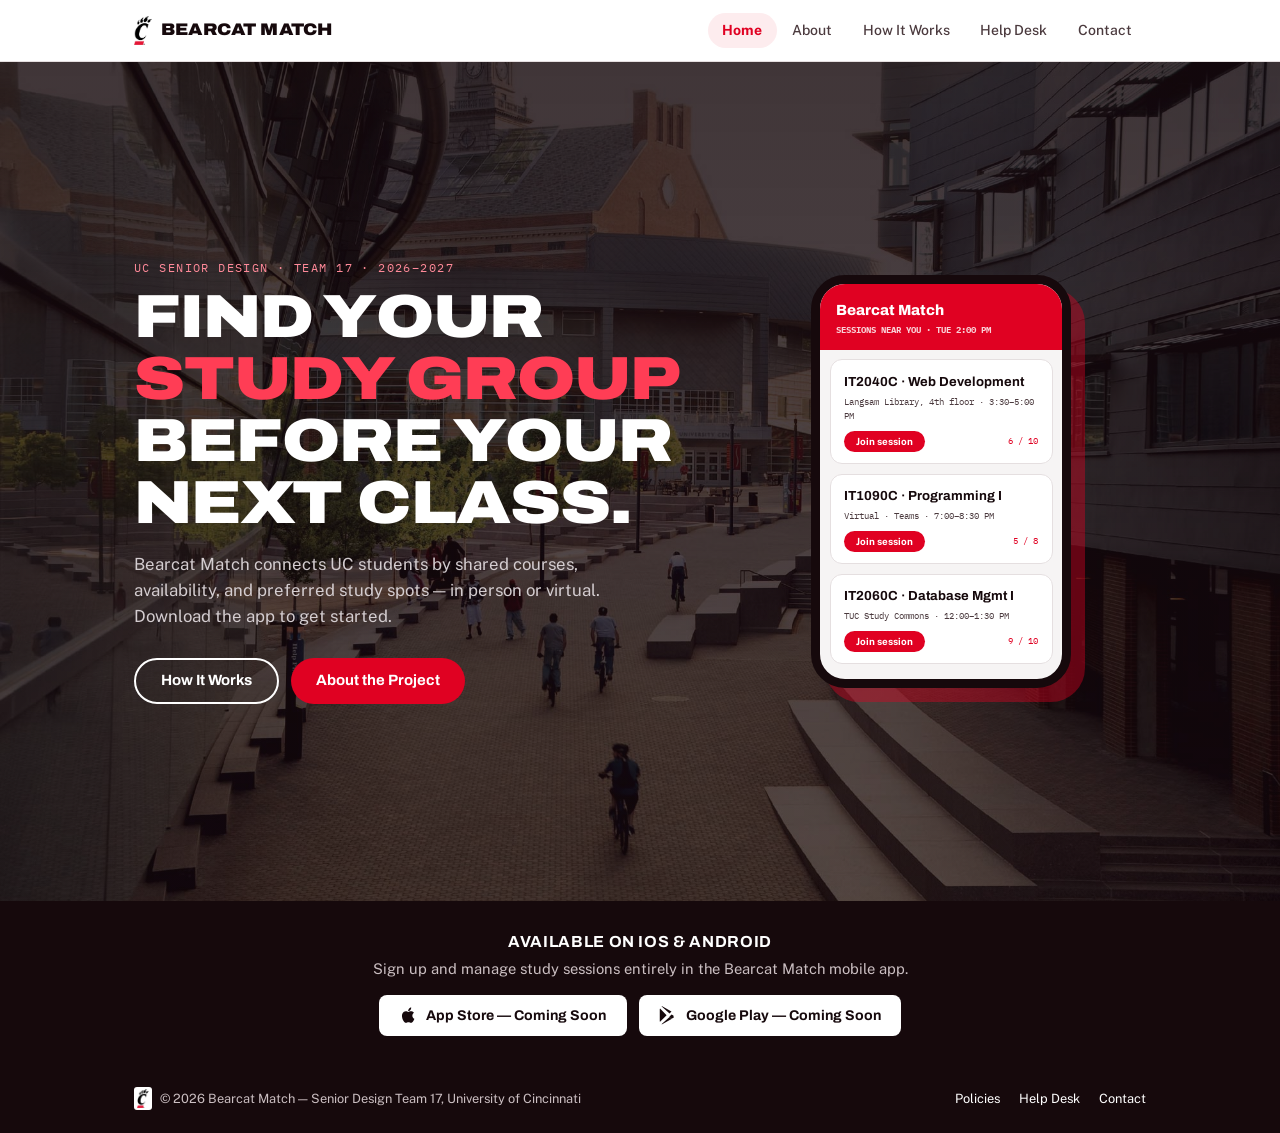
<file: scripting-data-dev/bearcat-match-website/index.html>
<!DOCTYPE html>
<html lang="en">
<head>
  <meta charset="UTF-8">
  <meta name="viewport" content="width=device-width, initial-scale=1.0">
  <title>Bearcat Match — Study Coordination App</title>
  <meta name="description" content="Bearcat Match — a mobile-first study coordination app by UC Senior Design Team 17.">
  <link rel="preconnect" href="https://fonts.googleapis.com">
  <link rel="preconnect" href="https://fonts.gstatic.com" crossorigin>
  <link href="https://fonts.googleapis.com/css2?family=Archivo:wdth,wght@62..125,400..900&amp;family=Public+Sans:wght@400;500;600;700&amp;family=IBM+Plex+Mono:wght@400;500&amp;display=swap" rel="stylesheet">
  <link rel="stylesheet" href="style.css">
</head>
<body>

  <header class="site-nav">
    <div class="wrap bar">
      <a class="brand" href="index.html">
        <img src="images/c-paw.jpg" alt="UC Bearcats C-Paw logo">Bearcat Match
      </a>
      <nav class="main-nav" aria-label="Primary">
        <ul>
      <li><a href="index.html" class="active">Home</a></li>
      <li><a href="about.html">About</a></li>
      <li><a href="how-it-works.html">How It Works</a></li>
      <li><a href="helpdesk.html">Help Desk</a></li>
      <li><a href="contact.html">Contact</a></li>
        </ul>
      </nav>
    </div>
  </header>

  <main>
    <section class="hero">
      <div class="wrap">
        <div>
          <span class="eyebrow">UC Senior Design &middot; Team 17 &middot; 2026&ndash;2027</span>
          <h1>Find your <span class="red">study group</span><br>before your next class.</h1>
          <p class="lede">Bearcat Match connects UC students by shared courses, availability,
          and preferred study spots &mdash; in person or virtual.
          Download the app to get started.</p>
          <div class="actions">
            <a class="btn btn-ghost" href="how-it-works.html">How It Works</a>
            <a class="btn btn-red"   href="about.html">About the Project</a>
          </div>
        </div>
        <div class="phone reveal" aria-hidden="true">
          <div class="phone-top">Bearcat Match<small>SESSIONS NEAR YOU &middot; TUE 2:00 PM</small></div>
          <div class="session-card">
            <b>IT2040C &middot; Web Development</b>
            <div class="meta">Langsam Library, 4th floor &middot; 3:30&ndash;5:00 PM</div>
            <span class="join">Join session</span><span class="cap">6 / 10</span>
          </div>
          <div class="session-card">
            <b>IT1090C &middot; Programming I</b>
            <div class="meta">Virtual &middot; Teams &middot; 7:00&ndash;8:30 PM</div>
            <span class="join">Join session</span><span class="cap">5 / 8</span>
          </div>
          <div class="session-card last">
            <b>IT2060C &middot; Database Mgmt I</b>
            <div class="meta">TUC Study Commons &middot; 12:00&ndash;1:30 PM</div>
            <span class="join">Join session</span><span class="cap">9 / 10</span>
          </div>
        </div>
      </div>
    </section>

    <div class="app-strip">
      <p><b>Available on iOS &amp; Android</b>Sign up and manage study sessions entirely in the Bearcat Match mobile app.</p>
      <div class="app-btns">
        <span class="app-btn">
          <svg viewBox="0 0 24 24" fill="currentColor" aria-hidden="true"><path d="M18.71 19.5c-.83 1.24-1.71 2.45-3.05 2.47-1.34.03-1.77-.79-3.29-.79-1.53 0-2 .77-3.27.82-1.31.05-2.3-1.32-3.14-2.53C4.25 17 2.94 12.45 4.7 9.39c.87-1.52 2.43-2.48 4.12-2.51 1.28-.02 2.5.87 3.29.87.78 0 2.26-1.07 3.8-.91.65.03 2.47.26 3.64 1.98-.09.06-2.17 1.28-2.15 3.81.03 3.02 2.65 4.03 2.68 4.04-.03.07-.42 1.44-1.38 2.83M13 3.5c.73-.83 1.94-1.46 2.94-1.5.13 1.17-.34 2.35-1.04 3.19-.69.85-1.83 1.51-2.95 1.42-.15-1.15.41-2.35 1.05-3.11z"/></svg>
          App Store &mdash; Coming Soon
        </span>
        <span class="app-btn">
          <svg viewBox="0 0 24 24" fill="currentColor" aria-hidden="true"><path d="M3.18 23.76c.3.17.64.24.99.18l12.12-6.98-2.54-2.54-10.57 9.34zm-1.9-20.32C1.1 3.73 1 4.04 1 4.4v15.2c0 .36.1.67.28.96l.1.08 8.52-8.52v-.2L1.38 3.36l-.1.08zm17.54 9.03l-2.44-1.41-2.86 2.86 2.86 2.86 2.46-1.42c.7-.4.7-1.06-.02-1.89zM4.17.24L16.3 7.22l-2.54 2.54L3.18.42A1.16 1.16 0 0 1 4.17.24z"/></svg>
          Google Play &mdash; Coming Soon
        </span>
      </div>
    </div>
  </main>

  <footer class="site-footer">
    <div class="wrap inner">
      <div class="foot-brand">
        <img src="images/c-paw.jpg" alt="">
        <span>&copy; 2026 Bearcat Match &mdash; Senior Design Team 17, University of Cincinnati</span>
      </div>
      <div class="foot-links">
        <a href="policies.html">Policies</a>
        <a href="helpdesk.html">Help Desk</a>
        <a href="mailto:osmanal@mail.uc.edu">Contact</a>
      </div>
    </div>
  </footer>

<script>
  (function(){
    var r=window.matchMedia("(prefers-reduced-motion:reduce)").matches;
    var t=document.querySelectorAll(".reveal");
    if(r||!("IntersectionObserver" in window)){t.forEach(function(e){e.classList.add("shown");});return;}
    var io=new IntersectionObserver(function(en){en.forEach(function(e){if(e.isIntersecting){e.target.classList.add("shown");io.unobserve(e.target);}});},{threshold:.1});
    t.forEach(function(e){io.observe(e);});
  })();
</script>
</body>
</html>
</file>
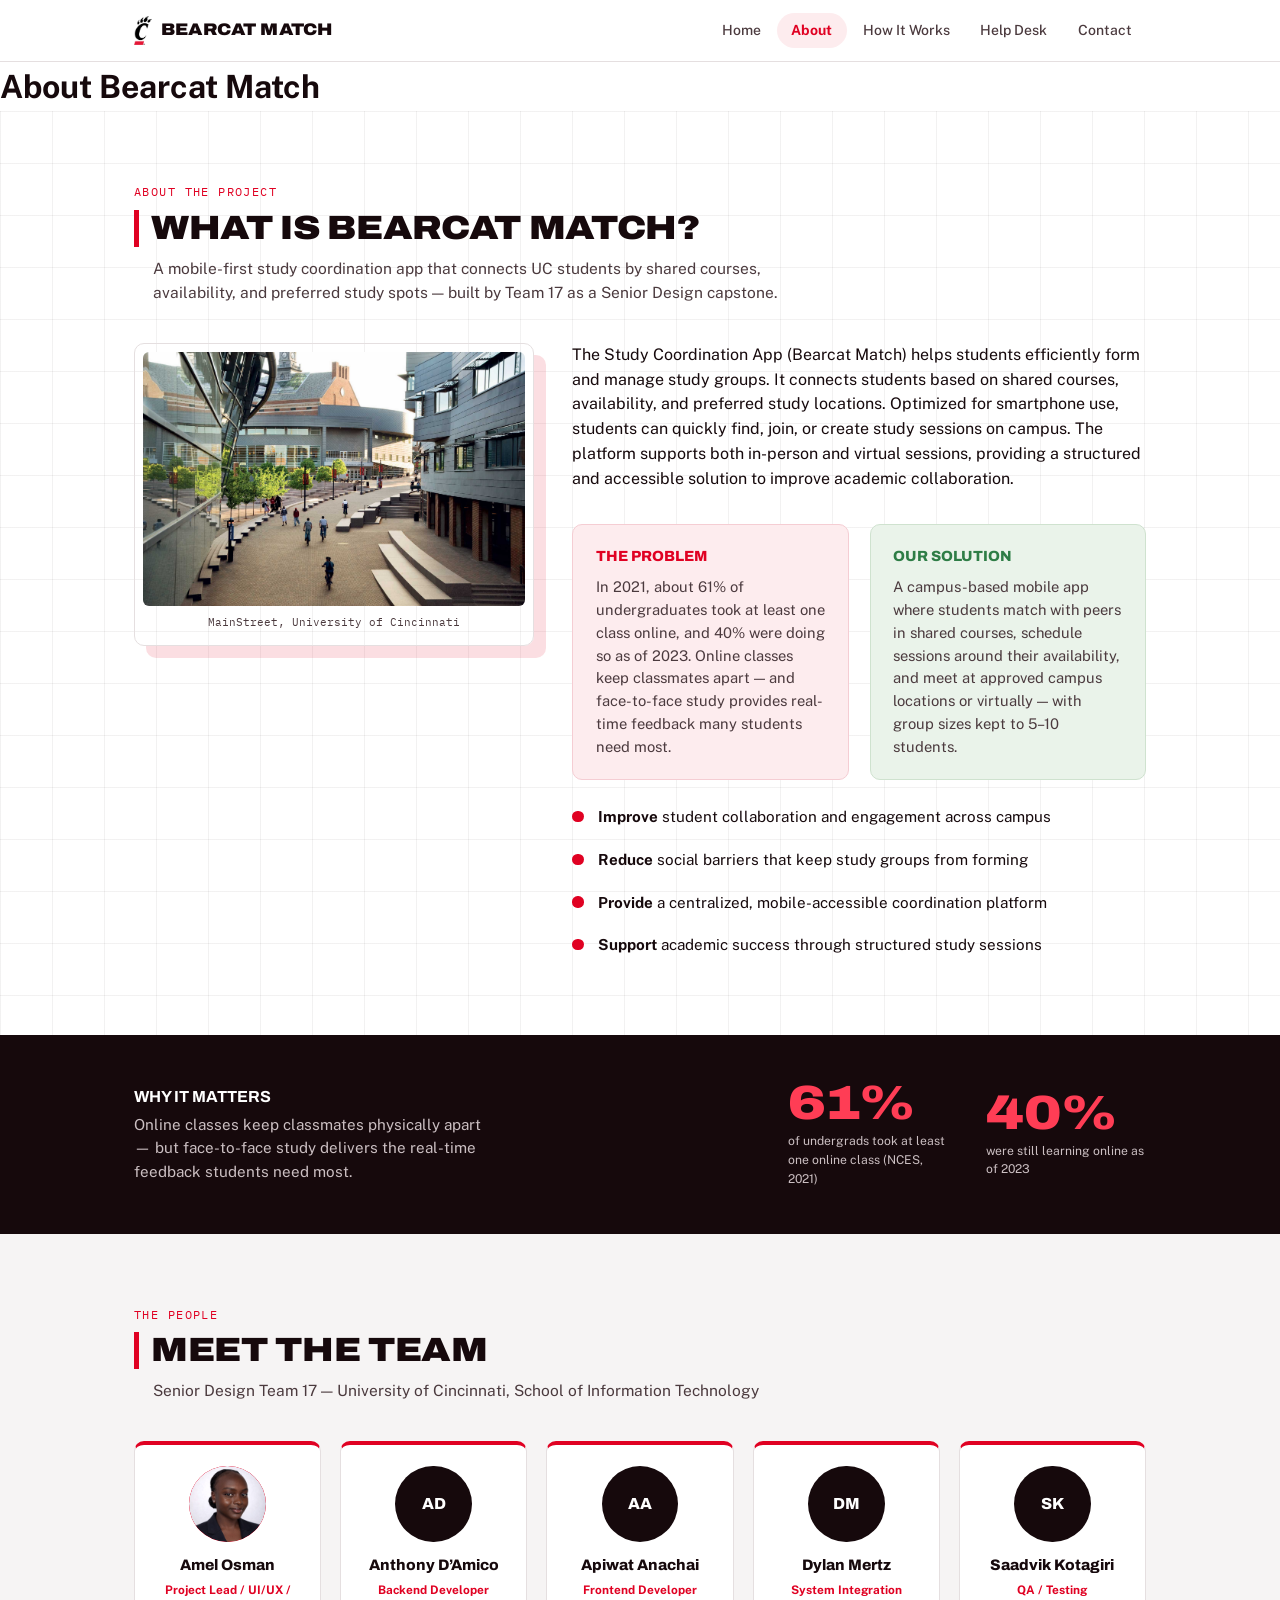
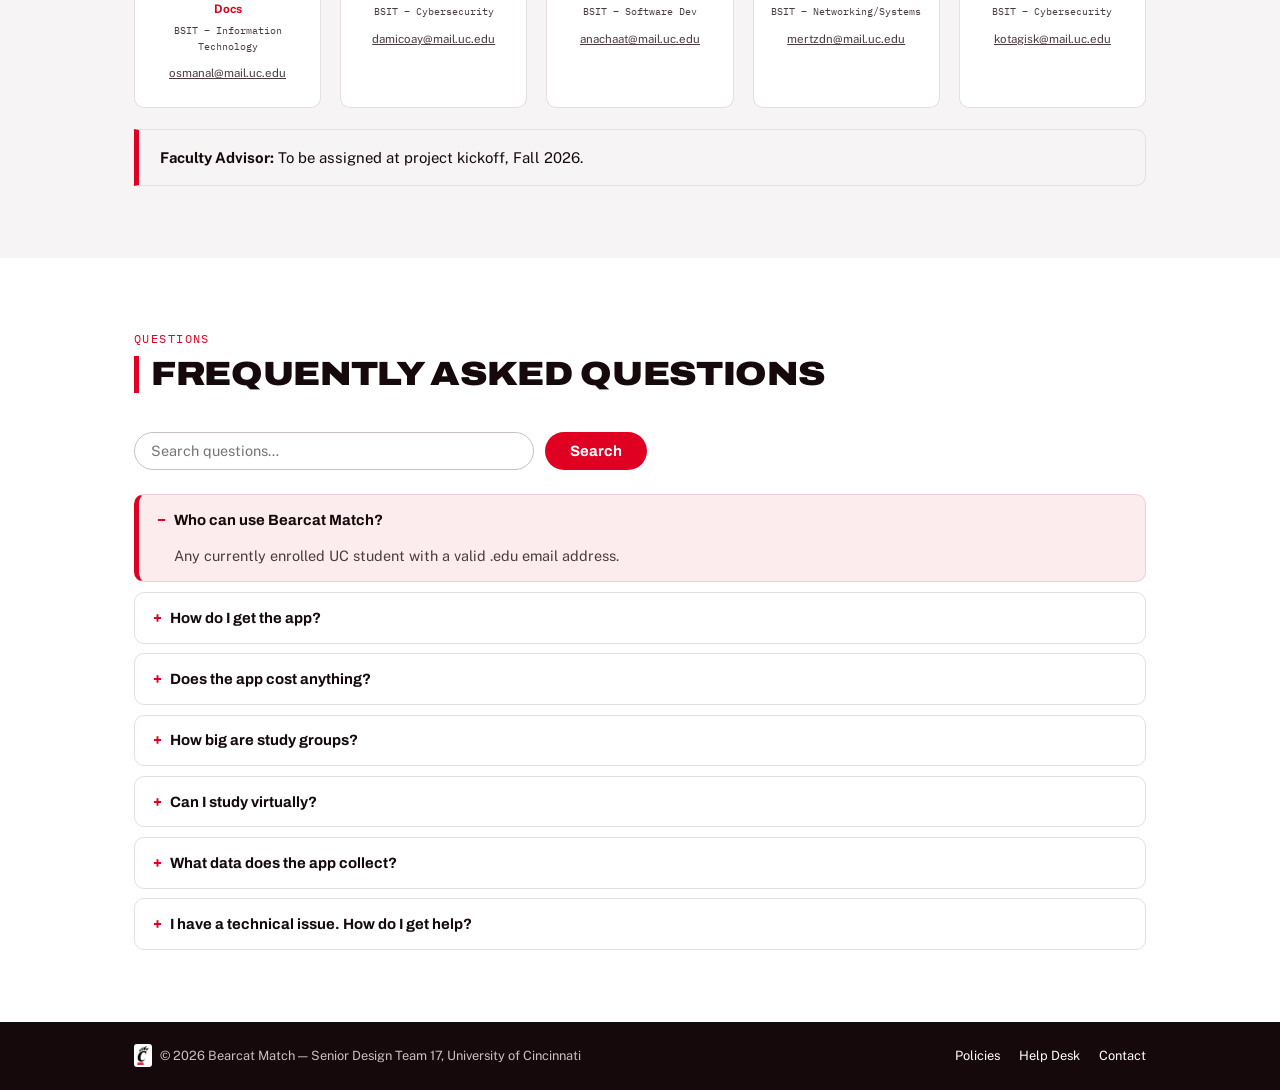
<file: scripting-data-dev/bearcat-match-website/about.html>
<!DOCTYPE html>
<html lang="en">
<head>
  <meta charset="UTF-8">
  <meta name="viewport" content="width=device-width, initial-scale=1.0">
  <title>About — Bearcat Match</title>
  <meta name="description" content="Bearcat Match — a mobile-first study coordination app by UC Senior Design Team 17.">
  <link rel="preconnect" href="https://fonts.googleapis.com">
  <link rel="preconnect" href="https://fonts.gstatic.com" crossorigin>
  <link href="https://fonts.googleapis.com/css2?family=Archivo:wdth,wght@62..125,400..900&amp;family=Public+Sans:wght@400;500;600;700&amp;family=IBM+Plex+Mono:wght@400;500&amp;display=swap" rel="stylesheet">
  <link rel="stylesheet" href="style.css">
</head>
<body>

  <header class="site-nav">
    <div class="wrap bar">
      <a class="brand" href="index.html">
        <img src="images/c-paw.jpg" alt="UC Bearcats C-Paw logo">Bearcat Match
      </a>
      <nav class="main-nav" aria-label="Primary">
        <ul>
      <li><a href="index.html">Home</a></li>
      <li><a href="about.html" class="active">About</a></li>
      <li><a href="how-it-works.html">How It Works</a></li>
      <li><a href="helpdesk.html">Help Desk</a></li>
      <li><a href="contact.html">Contact</a></li>
        </ul>
      </nav>
    </div>
  </header>

  <main>
    <h1>About Bearcat Match</h1>
    <!-- ── Project overview ── -->
    <section class="sec gridded">
      <div class="wrap">
        <div class="sec-head reveal">
          <span class="eyebrow">About the Project</span>
          <h2>What is Bearcat Match?</h2>
          <p>A mobile-first study coordination app that connects UC students by shared courses,
          availability, and preferred study spots &mdash; built by Team 17 as a Senior Design capstone.</p>
        </div>
        <div class="about-grid">
          <figure class="photo-card reveal">
            <img src="images/uc-campus.jpg" alt="Students walking along MainStreet on the UC campus">
            <figcaption>MainStreet, University of Cincinnati</figcaption>
          </figure>
          <div>
            <p>The Study Coordination App (Bearcat Match) helps students efficiently form and manage
            study groups. It connects students based on shared courses, availability, and preferred
            study locations. Optimized for smartphone use, students can quickly find, join, or create
            study sessions on campus. The platform supports both in-person and virtual sessions,
            providing a structured and accessible solution to improve academic collaboration.</p>
            <div class="ps-grid">
              <div class="ps-card problem reveal">
                <h3>The Problem</h3>
                <p>In 2021, about 61% of undergraduates took at least one class online, and 40%
                were doing so as of 2023. Online classes keep classmates apart &mdash; and
                face-to-face study provides real-time feedback many students need most.</p>
              </div>
              <div class="ps-card solution reveal">
                <h3>Our Solution</h3>
                <p>A campus-based mobile app where students match with peers in shared courses,
                schedule sessions around their availability, and meet at approved campus locations
                or virtually &mdash; with group sizes kept to 5&ndash;10 students.</p>
              </div>
            </div>
            <ul class="goals-list">
              <li><strong>Improve</strong> student collaboration and engagement across campus</li>
              <li><strong>Reduce</strong> social barriers that keep study groups from forming</li>
              <li><strong>Provide</strong> a centralized, mobile-accessible coordination platform</li>
              <li><strong>Support</strong> academic success through structured study sessions</li>
            </ul>
          </div>
        </div>
      </div>
    </section>

    <!-- ── Stats ── -->
    <div class="sec-sm sec-dark">
      <div class="wrap">
        <div class="stats-row">
          <div class="blurb reveal">
            <b>Why it matters</b>
            Online classes keep classmates physically apart &mdash; but face-to-face study
            delivers the real-time feedback students need most.
          </div>
          <div class="stat reveal"><b>61%</b><span>of undergrads took at least one online class (NCES, 2021)</span></div>
          <div class="stat reveal"><b>40%</b><span>were still learning online as of 2023</span></div>
        </div>
      </div>
    </div>

    <!-- ── Team ── -->
    <section class="sec sec-dim anchor-target" id="team">
      <div class="wrap">
        <div class="sec-head reveal">
          <span class="eyebrow">The People</span>
          <h2>Meet the Team</h2>
          <p>Senior Design Team 17 &mdash; University of Cincinnati, School of Information Technology</p>
        </div>
        <div class="team-grid">
          <div class="member-card lead reveal">
            <div class="photo"><img src="images/amel.jpg" alt="AO"></div>
            <h2>Amel Osman</h2>
            <div class="role">Project Lead / UI/UX / Docs</div>
            <div class="track">BSIT &ndash; Information Technology</div>
            <a href="mailto:osmanal@mail.uc.edu">osmanal@mail.uc.edu</a>
          </div>
          <div class="member-card reveal">
            <div class="photo" aria-hidden="true">AD</div>
            <h2>Anthony D&rsquo;Amico</h2>
            <div class="role">Backend Developer</div>
            <div class="track">BSIT &ndash; Cybersecurity</div>
            <a href="mailto:damicoay@mail.uc.edu">damicoay@mail.uc.edu</a>
          </div>
          <div class="member-card reveal">
            <div class="photo" aria-hidden="true">AA</div>
            <h2>Apiwat Anachai</h2>
            <div class="role">Frontend Developer</div>
            <div class="track">BSIT &ndash; Software Dev</div>
            <a href="mailto:anachaat@mail.uc.edu">anachaat@mail.uc.edu</a>
          </div>
          <div class="member-card reveal">
            <div class="photo" aria-hidden="true">DM</div>
            <h2>Dylan Mertz</h2>
            <div class="role">System Integration</div>
            <div class="track">BSIT &ndash; Networking/Systems</div>
            <a href="mailto:mertzdn@mail.uc.edu">mertzdn@mail.uc.edu</a>
          </div>
          <div class="member-card reveal">
            <div class="photo" aria-hidden="true">SK</div>
            <h2>Saadvik Kotagiri</h2>
            <div class="role">QA / Testing</div>
            <div class="track">BSIT &ndash; Cybersecurity</div>
            <a href="mailto:kotagisk@mail.uc.edu">kotagisk@mail.uc.edu</a>
          </div>
        </div>
        <div class="advisor-box reveal">
          <strong>Faculty Advisor:</strong> To be assigned at project kickoff, Fall 2026.
        </div>
      </div>
    </section>

    <!-- ── FAQ ── -->
    <section class="sec anchor-target" id="faq">
      <div class="wrap">
        <div class="sec-head reveal">
          <span class="eyebrow">Questions</span>
          <h2>Frequently Asked Questions</h2>
        </div>
        <div class="faq-search">
          <input type="text" id="faqSearch" placeholder="Search questions&hellip;" aria-label="Search questions">
          <button class="btn btn-red" id="faqBtn" type="button">Search</button>
        </div>
        <div class="faq-list" id="faqList">
          <details open>
            <summary>Who can use Bearcat Match?</summary>
            <p>Any currently enrolled UC student with a valid .edu email address.</p>
          </details>
          <details>
            <summary>How do I get the app?</summary>
            <p>Bearcat Match will be available on iOS and Android. The app is in active development by Senior Design Team 17 and will launch in early 2027.</p>
          </details>
          <details>
            <summary>Does the app cost anything?</summary>
            <p>No — Bearcat Match is completely free, developed as a UC Senior Design capstone project.</p>
          </details>
          <details>
            <summary>How big are study groups?</summary>
            <p>Sessions are capped at 5&ndash;10 students, keeping groups focused and easy to coordinate.</p>
          </details>
          <details>
            <summary>Can I study virtually?</summary>
            <p>Yes. When creating or joining a session you can choose a verified public campus location or a virtual meeting link.</p>
          </details>
          <details>
            <summary>What data does the app collect?</summary>
            <p>Only the minimum needed: your name, .edu email, and selected courses, plus sessions you create or join. Data is never sold or shared with third parties. See the Policies page for full details.</p>
          </details>
          <details>
            <summary>I have a technical issue. How do I get help?</summary>
            <p>Use the Help Desk page to submit a support ticket. The team responds within 3 business days.</p>
          </details>
        </div>
        <p class="faq-none" id="faqNone">No questions match that search.</p>
      </div>
    </section>
  </main>

  <footer class="site-footer">
    <div class="wrap inner">
      <div class="foot-brand">
        <img src="images/c-paw.jpg" alt="">
        <span>&copy; 2026 Bearcat Match &mdash; Senior Design Team 17, University of Cincinnati</span>
      </div>
      <div class="foot-links">
        <a href="policies.html">Policies</a>
        <a href="helpdesk.html">Help Desk</a>
        <a href="mailto:osmanal@mail.uc.edu">Contact</a>
      </div>
    </div>
  </footer>

<script>
  (function(){
    var input=document.getElementById("faqSearch");
    var items=document.querySelectorAll("#faqList details");
    var none=document.getElementById("faqNone");
    function filter(){
      var q=input.value.trim().toLowerCase(); var shown=0;
      items.forEach(function(d){var hit=d.textContent.toLowerCase().indexOf(q)!==-1;d.style.display=hit?"":"none";if(hit)shown++;});
      none.style.display=shown?"none":"block";
    }
    input.addEventListener("input",filter);
    document.getElementById("faqBtn").addEventListener("click",filter);
  })();
</script>
<script>
  (function(){
    var r=window.matchMedia("(prefers-reduced-motion:reduce)").matches;
    var t=document.querySelectorAll(".reveal");
    if(r||!("IntersectionObserver" in window)){t.forEach(function(e){e.classList.add("shown");});return;}
    var io=new IntersectionObserver(function(en){en.forEach(function(e){if(e.isIntersecting){e.target.classList.add("shown");io.unobserve(e.target);}});},{threshold:.1});
    t.forEach(function(e){io.observe(e);});
  })();
</script>
</body>
</html>
</file>
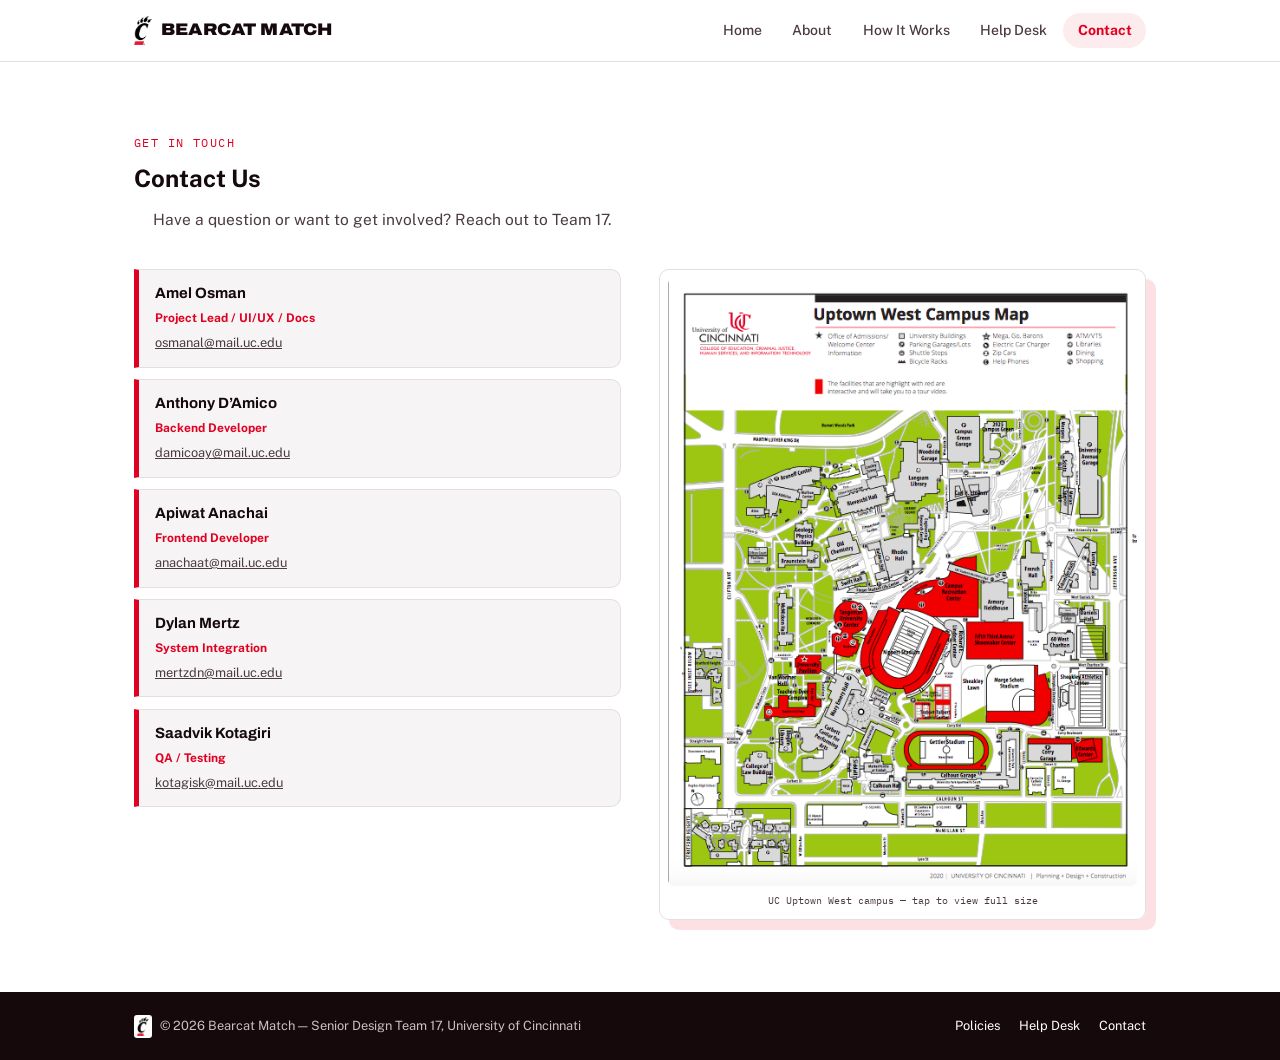
<file: scripting-data-dev/bearcat-match-website/contact.html>
<!DOCTYPE html>
<html lang="en">
<head>
  <meta charset="UTF-8">
  <meta name="viewport" content="width=device-width, initial-scale=1.0">
  <title>Contact — Bearcat Match</title>
  <meta name="description" content="Bearcat Match — a mobile-first study coordination app by UC Senior Design Team 17.">
  <link rel="preconnect" href="https://fonts.googleapis.com">
  <link rel="preconnect" href="https://fonts.gstatic.com" crossorigin>
  <link href="https://fonts.googleapis.com/css2?family=Archivo:wdth,wght@62..125,400..900&amp;family=Public+Sans:wght@400;500;600;700&amp;family=IBM+Plex+Mono:wght@400;500&amp;display=swap" rel="stylesheet">
  <link rel="stylesheet" href="style.css">
</head>
<body>

  <header class="site-nav">
    <div class="wrap bar">
      <a class="brand" href="index.html">
        <img src="images/c-paw.jpg" alt="UC Bearcats C-Paw logo">Bearcat Match
      </a>
      <nav class="main-nav" aria-label="Primary">
        <ul>
      <li><a href="index.html">Home</a></li>
      <li><a href="about.html">About</a></li>
      <li><a href="how-it-works.html">How It Works</a></li>
      <li><a href="helpdesk.html">Help Desk</a></li>
      <li><a href="contact.html" class="active">Contact</a></li>
        </ul>
      </nav>
    </div>
  </header>

  <main>
    <section class="sec">
      <div class="wrap">
        <div class="sec-head reveal">
          <span class="eyebrow">Get in Touch</span>
          <h1>Contact Us</h1>
          <p>Have a question or want to get involved? Reach out to Team 17.</p>
        </div>
        <div class="contact-cols">
          <div>
            <div class="contact-list">
          <div class="contact-item">
            <b>Amel Osman</b>
            <div><span class="role-tag">Project Lead / UI/UX / Docs</span></div>
            <a href="mailto:osmanal@mail.uc.edu">osmanal@mail.uc.edu</a>
          </div>
          <div class="contact-item">
            <b>Anthony D&rsquo;Amico</b>
            <div><span class="role-tag">Backend Developer</span></div>
            <a href="mailto:damicoay@mail.uc.edu">damicoay@mail.uc.edu</a>
          </div>
          <div class="contact-item">
            <b>Apiwat Anachai</b>
            <div><span class="role-tag">Frontend Developer</span></div>
            <a href="mailto:anachaat@mail.uc.edu">anachaat@mail.uc.edu</a>
          </div>
          <div class="contact-item">
            <b>Dylan Mertz</b>
            <div><span class="role-tag">System Integration</span></div>
            <a href="mailto:mertzdn@mail.uc.edu">mertzdn@mail.uc.edu</a>
          </div>
          <div class="contact-item">
            <b>Saadvik Kotagiri</b>
            <div><span class="role-tag">QA / Testing</span></div>
            <a href="mailto:kotagisk@mail.uc.edu">kotagisk@mail.uc.edu</a>
          </div>
            </div>
          </div>
          <div>
            <figure class="map-card reveal">
              <a href="images/uc-campus-map.png" target="_blank" rel="noopener">
                <img src="images/uc-campus-map.png" alt="University of Cincinnati Uptown West campus map">
              </a>
              <figcaption>UC Uptown West campus &mdash; tap to view full size</figcaption>
            </figure>
          </div>
        </div>
      </div>
    </section>
  </main>

  <footer class="site-footer">
    <div class="wrap inner">
      <div class="foot-brand">
        <img src="images/c-paw.jpg" alt="">
        <span>&copy; 2026 Bearcat Match &mdash; Senior Design Team 17, University of Cincinnati</span>
      </div>
      <div class="foot-links">
        <a href="policies.html">Policies</a>
        <a href="helpdesk.html">Help Desk</a>
        <a href="mailto:osmanal@mail.uc.edu">Contact</a>
      </div>
    </div>
  </footer>

<script>
  (function(){
    var r=window.matchMedia("(prefers-reduced-motion:reduce)").matches;
    var t=document.querySelectorAll(".reveal");
    if(r||!("IntersectionObserver" in window)){t.forEach(function(e){e.classList.add("shown");});return;}
    var io=new IntersectionObserver(function(en){en.forEach(function(e){if(e.isIntersecting){e.target.classList.add("shown");io.unobserve(e.target);}});},{threshold:.1});
    t.forEach(function(e){io.observe(e);});
  })();
</script>
</body>
</html>
</file>
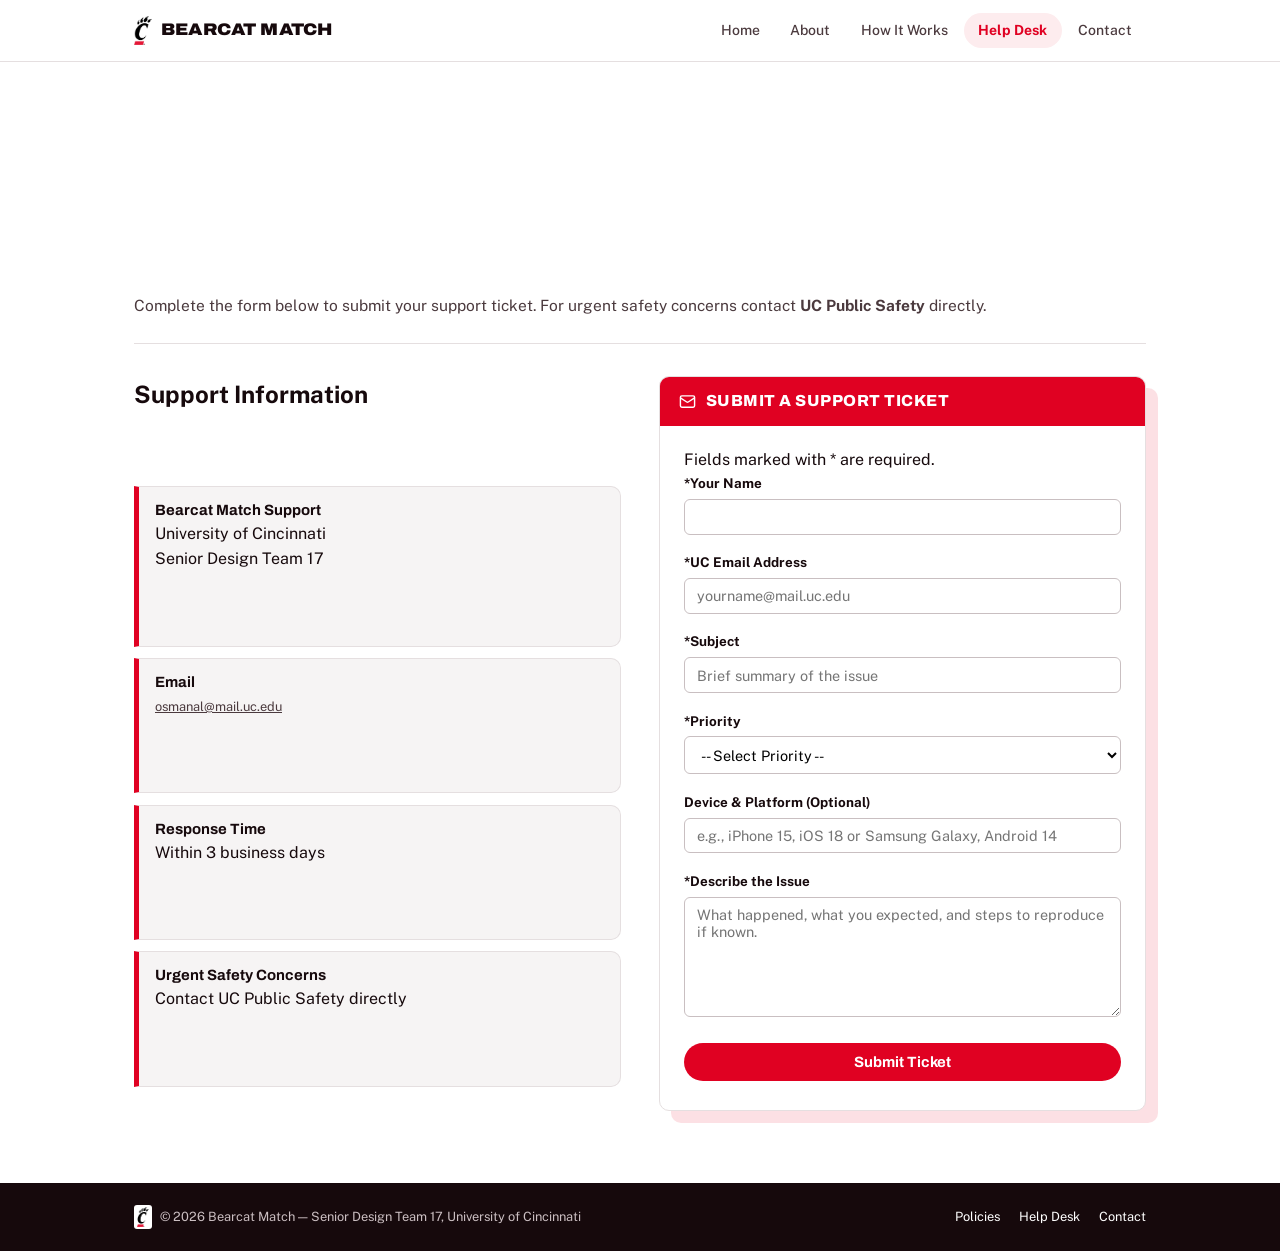
<file: scripting-data-dev/bearcat-match-website/helpdesk.html>
<!DOCTYPE html>
<html lang="en">
<head>
  <meta charset="UTF-8">
  <meta name="viewport" content="width=device-width, initial-scale=1.0">
  <title>Help Desk — Bearcat Match</title>
  <meta name="description" content="Bearcat Match — a mobile-first study coordination app by UC Senior Design Team 17.">
  <link rel="preconnect" href="https://fonts.googleapis.com">
  <link rel="preconnect" href="https://fonts.gstatic.com" crossorigin>
  <link href="https://fonts.googleapis.com/css2?family=Archivo:wdth,wght@62..125,400..900&amp;family=Public+Sans:wght@400;500;600;700&amp;family=IBM+Plex+Mono:wght@400;500&amp;display=swap" rel="stylesheet">
  <link rel="stylesheet" href="style.css">
</head>
<body>

  <header class="site-nav">
    <div class="wrap bar">
      <a class="brand" href="index.html">
        <img src="images/c-paw.jpg" alt="UC Bearcats C-Paw logo">Bearcat Match
      </a>
      <nav class="main-nav" aria-label="Primary">
        <ul>
      <li><a href="index.html">Home</a></li>
      <li><a href="about.html">About</a></li>
      <li><a href="how-it-works.html">How It Works</a></li>
      <li><a href="helpdesk.html" class="active">Help Desk</a></li>
      <li><a href="contact.html">Contact</a></li>
        </ul>
      </nav>
    </div>
  </header>

  <main>
    <section class="sec">
      <div class="wrap">
        <div class="sec-head reveal">
          <span class="eyebrow">Support</span>
          <h1>Help Desk</h1>
          <p>Having an issue with the Bearcat Match app or this website? Submit a support ticket and Team 17 will respond within 3 business days.</p>
        </div>

        <p class="ticket-intro">Complete the form below to submit your support ticket. For urgent safety concerns contact <strong>UC Public Safety</strong> directly.</p>

        <div class="contact-cols">
          <!-- LEFT COLUMN: Contact Info -->
          <div class="contact-list">
            <h2>Support Information</h2>
            <div class="contact-item">
              <b>Bearcat Match Support</b>
              <p>University of Cincinnati<br>Senior Design Team 17</p>
            </div>
            <div class="contact-item">
              <b>Email</b>
              <a href="mailto:osmanal@mail.uc.edu">osmanal@mail.uc.edu</a>
            </div>
            <div class="contact-item">
              <b>Response Time</b>
              <p>Within 3 business days</p>
            </div>
            <div class="contact-item">
              <b>Urgent Safety Concerns</b>
              <p>Contact UC Public Safety directly</p>
            </div>
          </div>

          <!-- RIGHT COLUMN: Form -->
          <div class="ticket-form">
            <div class="form-head">
              <svg width="17" height="17" viewBox="0 0 24 24" fill="none" stroke="currentColor" stroke-width="2" aria-hidden="true"><rect x="2" y="4" width="20" height="16" rx="2"/><path d="m22 7-8.97 5.7a1.94 1.94 0 0 1-2.06 0L2 7"/></svg>
              Submit a Support Ticket
            </div>
            <div class="form-body">
              <p>Fields marked with <span class="required">*</span> are required.</p>
              
              <div class="field">
                <label for="name"><span class="required">*</span>Your Name</label>
                <input type="text" id="name" name="name" required>
              </div>
              
              <div class="field">
                <label for="email"><span class="required">*</span>UC Email Address</label>
                <input type="email" id="email" name="email" placeholder="yourname@mail.uc.edu" required>
              </div>
              
              <div class="field">
                <label for="subject"><span class="required">*</span>Subject</label>
                <input type="text" id="subject" name="subject" placeholder="Brief summary of the issue" required>
              </div>
              
              <div class="field">
                <label for="priority"><span class="required">*</span>Priority</label>
                <select id="priority" name="priority" required>
                  <option value="">-- Select Priority --</option>
                  <option value="Low">Low — general question or minor issue</option>
                  <option value="Medium">Medium — affects app usability</option>
                  <option value="High">High — app is unusable / data concern</option>
                  <option value="Urgent">Urgent — safety or serious policy violation</option>
                </select>
              </div>
              
              <div class="field">
                <label for="device">Device &amp; Platform (Optional)</label>
                <input type="text" id="device" name="device" placeholder="e.g., iPhone 15, iOS 18 or Samsung Galaxy, Android 14">
              </div>
              
              <div class="field">
                <label for="message"><span class="required">*</span>Describe the Issue</label>
                <textarea id="message" name="message" rows="6" placeholder="What happened, what you expected, and steps to reproduce if known." required></textarea>
              </div>
              
              <input type="submit" class="btn btn-red form-wide" value="Submit Ticket">
            </div>
          </div>
        </div>

      </div>
    </section>
  </main>

  <footer class="site-footer">
    <div class="wrap inner">
      <div class="foot-brand">
        <img src="images/c-paw.jpg" alt="">
        <span>&copy; 2026 Bearcat Match &mdash; Senior Design Team 17, University of Cincinnati</span>
      </div>
      <div class="foot-links">
        <a href="policies.html">Policies</a>
        <a href="helpdesk.html">Help Desk</a>
        <a href="mailto:osmanal@mail.uc.edu">Contact</a>
      </div>
    </div>
  </footer>



</body>
</html>
</file>
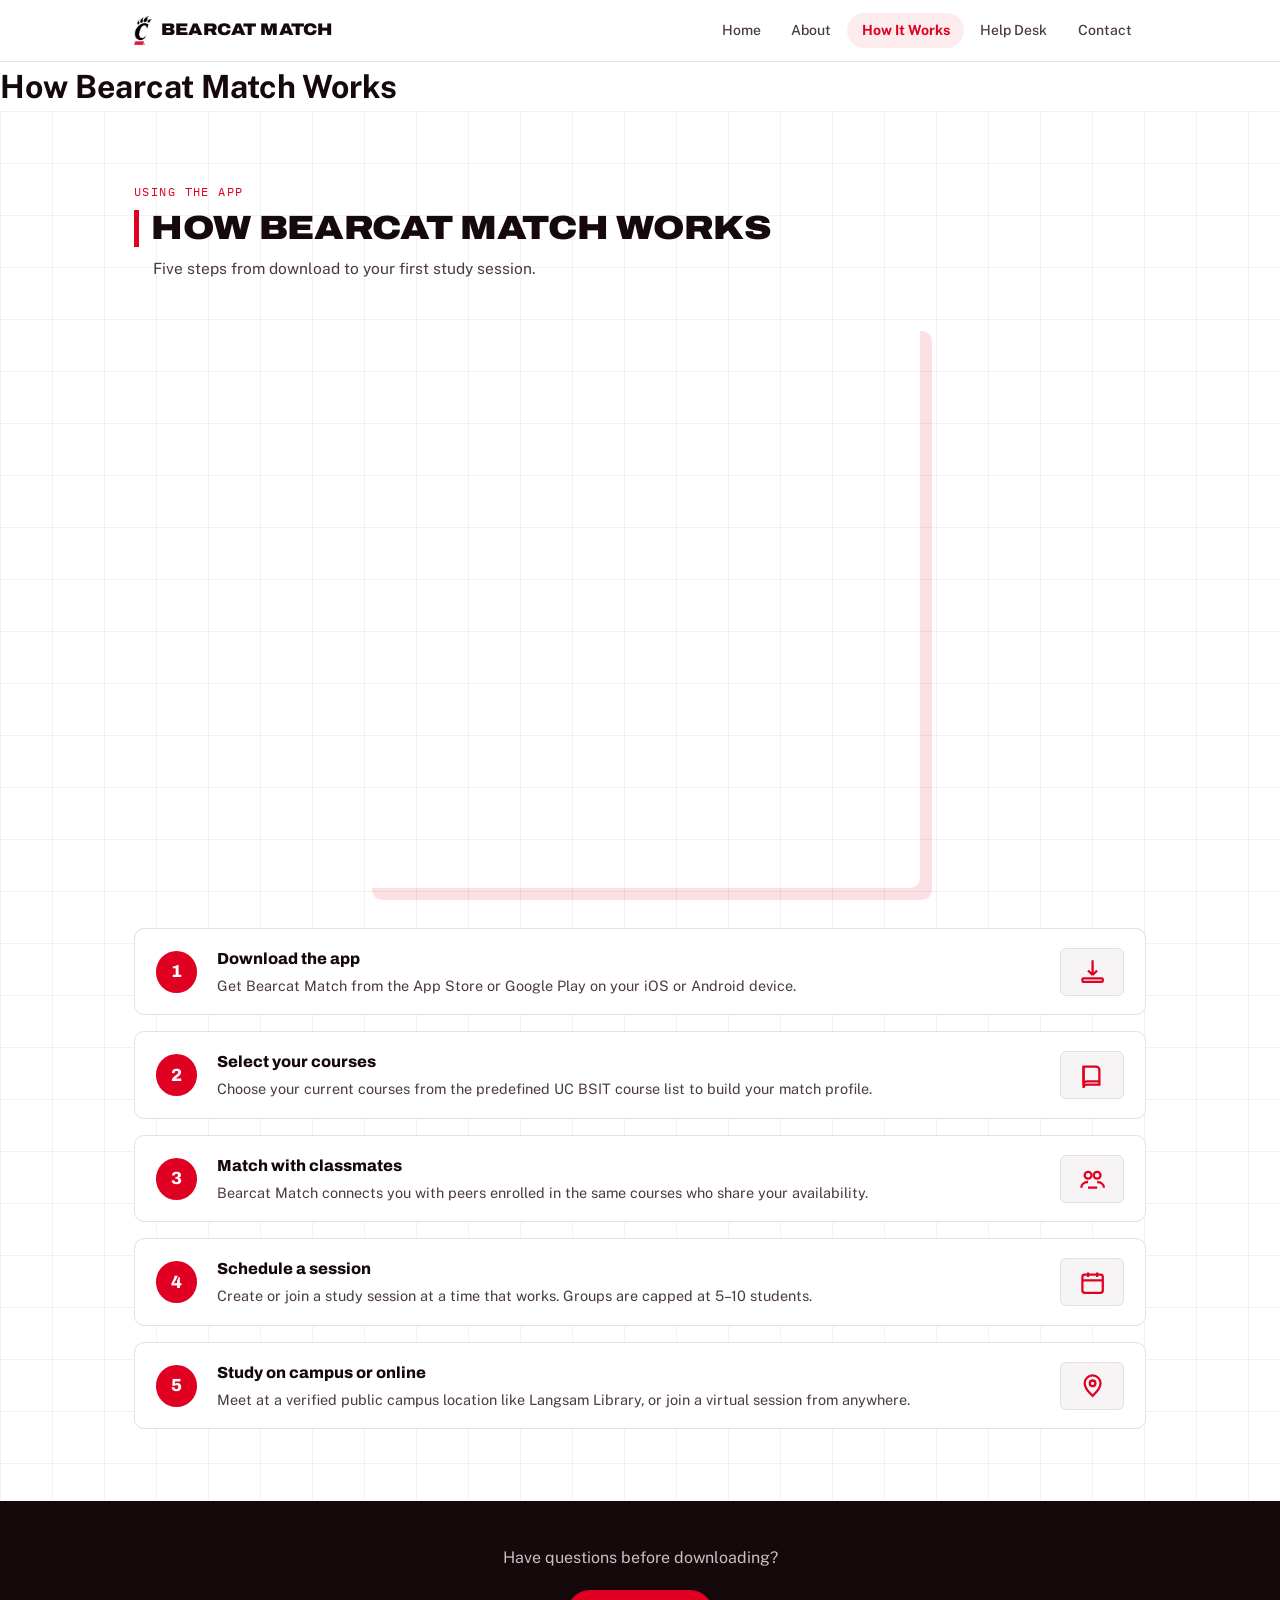
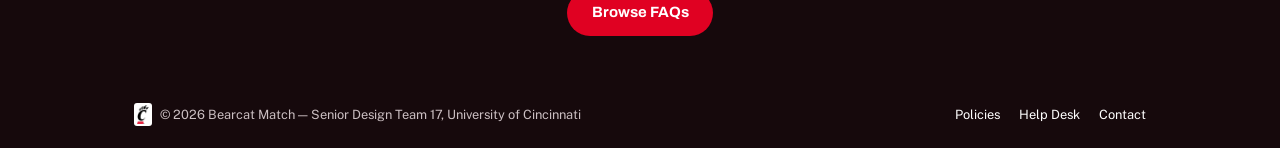
<file: scripting-data-dev/bearcat-match-website/how-it-works.html>
<!DOCTYPE html>
<html lang="en">
<head>
  <meta charset="UTF-8">
  <meta name="viewport" content="width=device-width, initial-scale=1.0">
  <title>How It Works — Bearcat Match</title>
  <meta name="description" content="Bearcat Match — a mobile-first study coordination app by UC Senior Design Team 17.">
  <link rel="preconnect" href="https://fonts.googleapis.com">
  <link rel="preconnect" href="https://fonts.gstatic.com" crossorigin>
  <link href="https://fonts.googleapis.com/css2?family=Archivo:wdth,wght@62..125,400..900&amp;family=Public+Sans:wght@400;500;600;700&amp;family=IBM+Plex+Mono:wght@400;500&amp;display=swap" rel="stylesheet">
  <link rel="stylesheet" href="style.css">
</head>
<body>

  <header class="site-nav">
    <div class="wrap bar">
      <a class="brand" href="index.html">
        <img src="images/c-paw.jpg" alt="UC Bearcats C-Paw logo">Bearcat Match
      </a>
      <nav class="main-nav" aria-label="Primary">
        <ul>
      <li><a href="index.html">Home</a></li>
      <li><a href="about.html">About</a></li>
      <li><a href="how-it-works.html" class="active">How It Works</a></li>
      <li><a href="helpdesk.html">Help Desk</a></li>
      <li><a href="contact.html">Contact</a></li>
        </ul>
      </nav>
    </div>
  </header>

  <main>
    <h1>How Bearcat Match Works</h1>
    <section class="sec gridded">
      <div class="wrap">
        <div class="sec-head reveal">
          <span class="eyebrow">Using the App</span>
          <h2>How Bearcat Match Works</h2>
          <p>Five steps from download to your first study session.</p>
        </div>
        <div class="video-embed reveal">
          <iframe src="https://www.youtube.com/embed/OmxPliG8yAU" title="Bearcat Match App Walkthrough" allowfullscreen></iframe>
        </div>
        <div class="steps">
        <div class="step reveal">
          <div class="num" aria-hidden="true">1</div>
          <div><h3>Download the app</h3><p>Get Bearcat Match from the App Store or Google Play on your iOS or Android device.</p></div>
          <div class="icon"><svg viewBox="0 0 24 24" fill="none" stroke="currentColor" stroke-width="2" aria-hidden="true"><path d="M12 2v13m0 0l-4-4m4 4l4-4"/><rect x="3" y="18" width="18" height="3" rx="1"/></svg></div>
        </div>
        <div class="step reveal">
          <div class="num" aria-hidden="true">2</div>
          <div><h3>Select your courses</h3><p>Choose your current courses from the predefined UC BSIT course list to build your match profile.</p></div>
          <div class="icon"><svg viewBox="0 0 24 24" fill="none" stroke="currentColor" stroke-width="2" aria-hidden="true"><path d="M4 4h11a3 3 0 0 1 3 3v13H7a3 3 0 0 0-3 3z"/><path d="M4 4v16a3 3 0 0 1 3-3h11"/></svg></div>
        </div>
        <div class="step reveal">
          <div class="num" aria-hidden="true">3</div>
          <div><h3>Match with classmates</h3><p>Bearcat Match connects you with peers enrolled in the same courses who share your availability.</p></div>
          <div class="icon"><svg viewBox="0 0 24 24" fill="none" stroke="currentColor" stroke-width="2" aria-hidden="true"><circle cx="8" cy="9" r="3"/><circle cx="16" cy="9" r="3"/><path d="M2 20c0-3 2.7-5 6-5m8 0c3.3 0 6 2 6 5M8 20h8"/></svg></div>
        </div>
        <div class="step reveal">
          <div class="num" aria-hidden="true">4</div>
          <div><h3>Schedule a session</h3><p>Create or join a study session at a time that works. Groups are capped at 5&ndash;10 students.</p></div>
          <div class="icon"><svg viewBox="0 0 24 24" fill="none" stroke="currentColor" stroke-width="2" aria-hidden="true"><rect x="3" y="5" width="18" height="16" rx="2"/><path d="M3 10h18M8 3v4M16 3v4"/></svg></div>
        </div>
        <div class="step reveal">
          <div class="num" aria-hidden="true">5</div>
          <div><h3>Study on campus or online</h3><p>Meet at a verified public campus location like Langsam Library, or join a virtual session from anywhere.</p></div>
          <div class="icon"><svg viewBox="0 0 24 24" fill="none" stroke="currentColor" stroke-width="2" aria-hidden="true"><path d="M12 21s-7-6.2-7-11a7 7 0 0 1 14 0c0 4.8-7 11-7 11z"/><circle cx="12" cy="10" r="2.5"/></svg></div>
        </div>
        </div>
      </div>
    </section>

    <div class="sec-sm sec-dark">
      <div class="wrap how-cta">
        <p>Have questions before downloading?</p>
        <a class="btn btn-red" href="about.html#faq">Browse FAQs</a>
      </div>
    </div>
  </main>

  <footer class="site-footer">
    <div class="wrap inner">
      <div class="foot-brand">
        <img src="images/c-paw.jpg" alt="">
        <span>&copy; 2026 Bearcat Match &mdash; Senior Design Team 17, University of Cincinnati</span>
      </div>
      <div class="foot-links">
        <a href="policies.html">Policies</a>
        <a href="helpdesk.html">Help Desk</a>
        <a href="mailto:osmanal@mail.uc.edu">Contact</a>
      </div>
    </div>
  </footer>

<script>
  (function(){
    var r=window.matchMedia("(prefers-reduced-motion:reduce)").matches;
    var t=document.querySelectorAll(".reveal");
    if(r||!("IntersectionObserver" in window)){t.forEach(function(e){e.classList.add("shown");});return;}
    var io=new IntersectionObserver(function(en){en.forEach(function(e){if(e.isIntersecting){e.target.classList.add("shown");io.unobserve(e.target);}});},{threshold:.1});
    t.forEach(function(e){io.observe(e);});
  })();
</script>
</body>
</html>
</file>
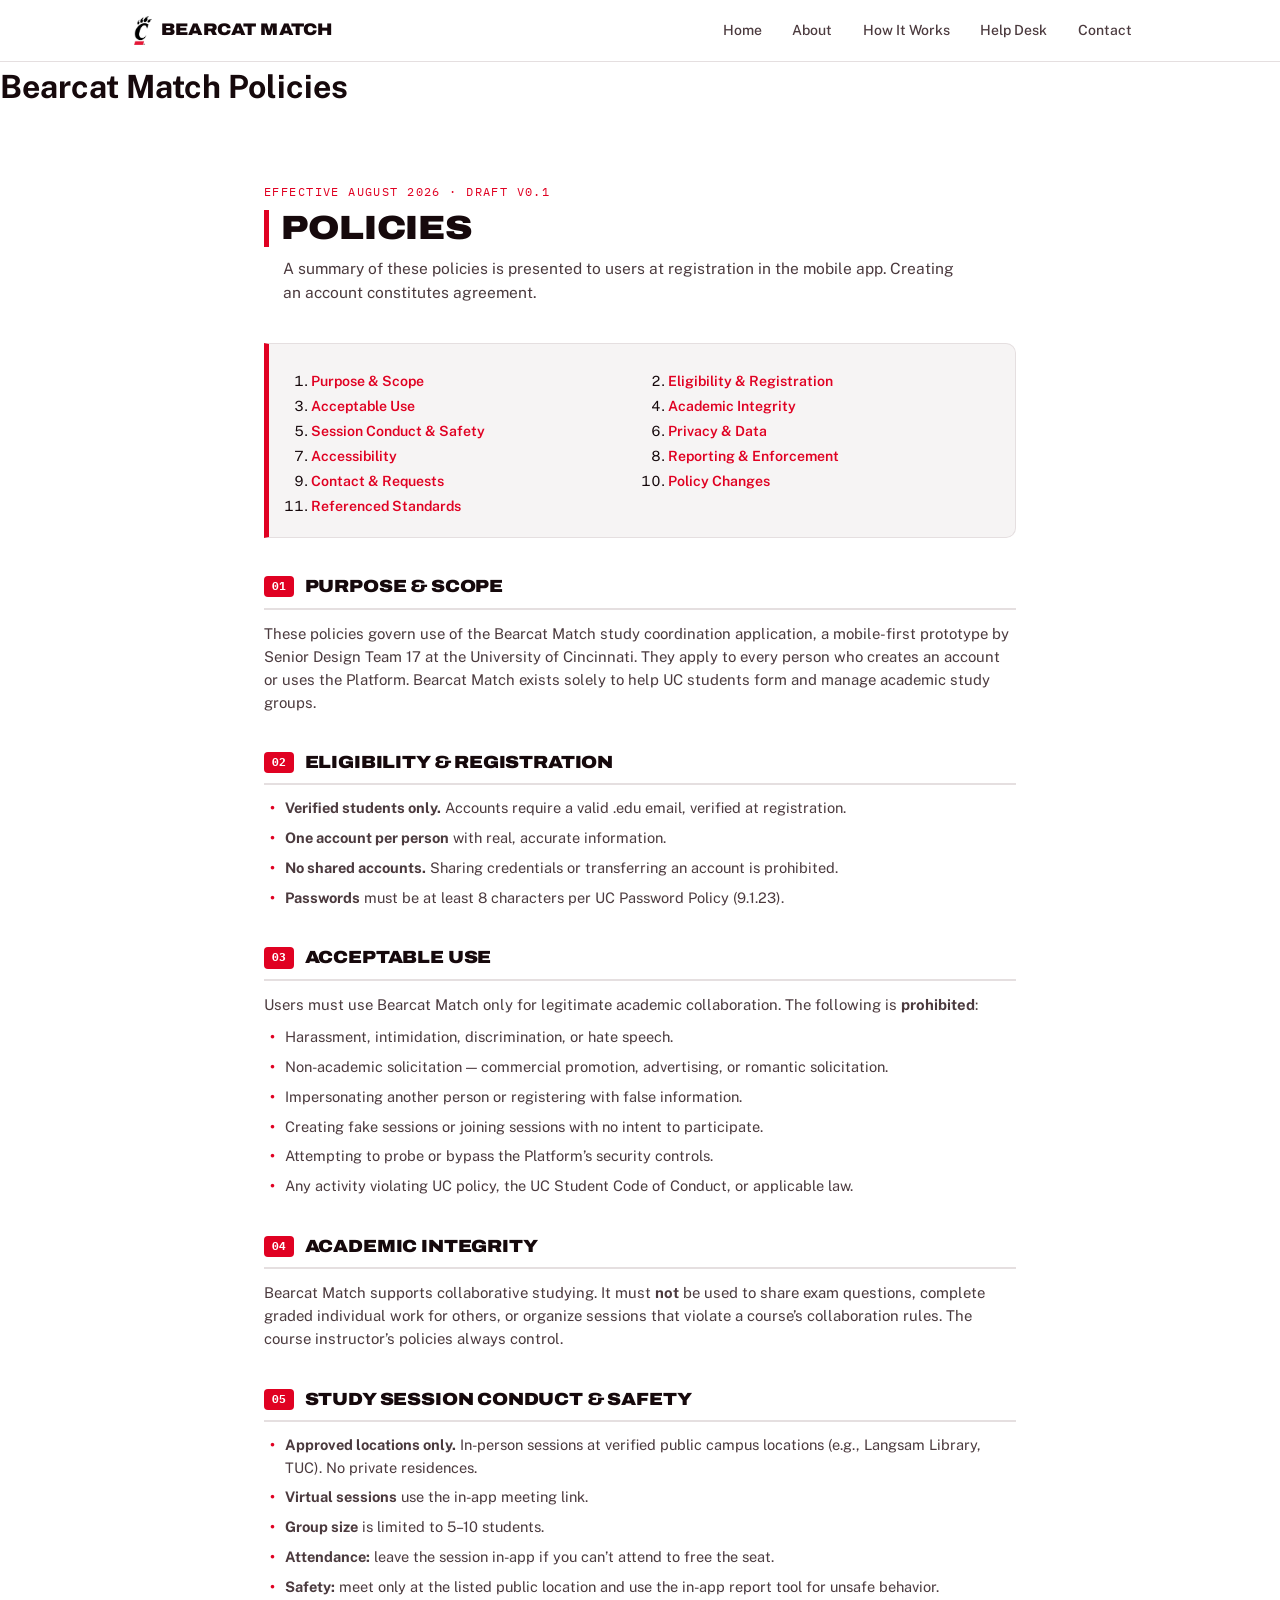
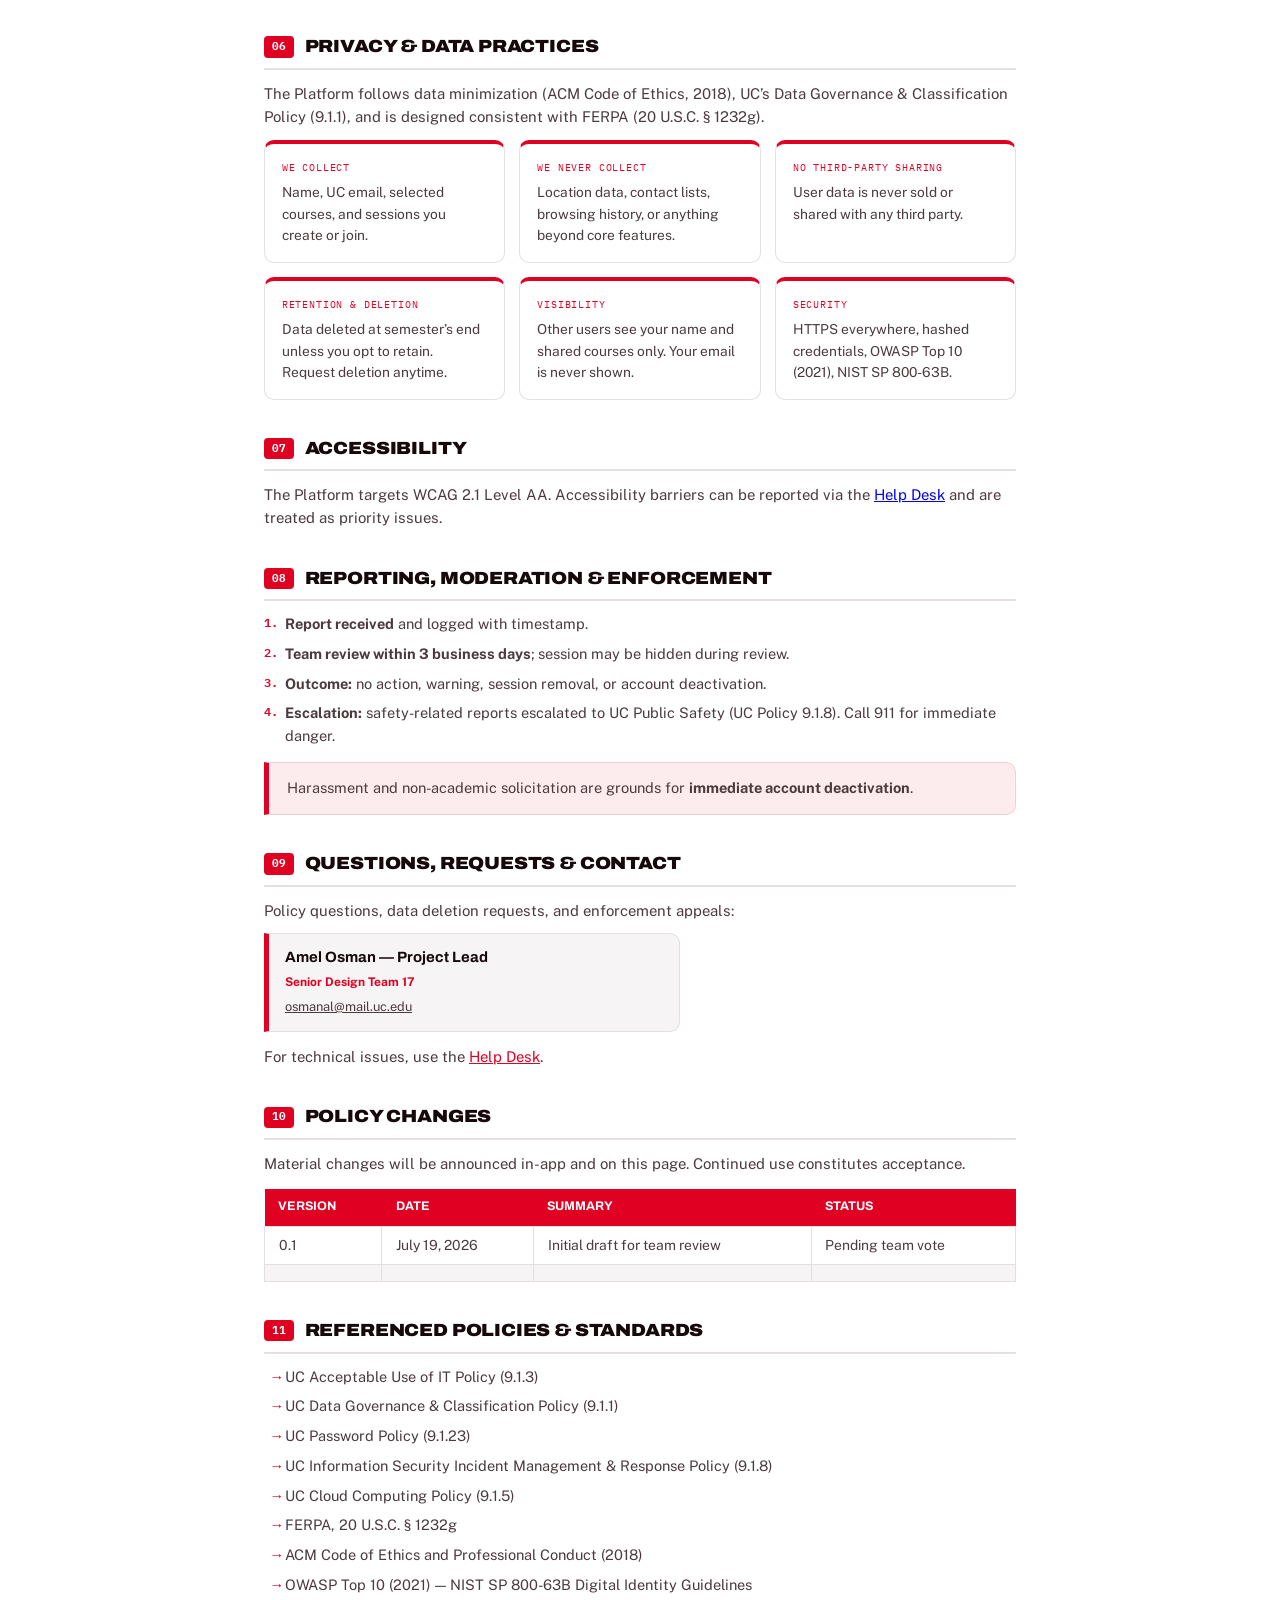
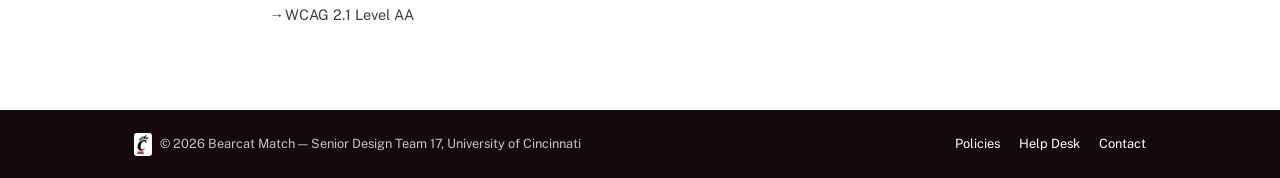
<file: scripting-data-dev/bearcat-match-website/policies.html>
<!DOCTYPE html>
<html lang="en">
<head>
  <meta charset="UTF-8">
  <meta name="viewport" content="width=device-width, initial-scale=1.0">
  <title>Policies — Bearcat Match</title>
  <meta name="description" content="Bearcat Match — a mobile-first study coordination app by UC Senior Design Team 17.">
  <link rel="preconnect" href="https://fonts.googleapis.com">
  <link rel="preconnect" href="https://fonts.gstatic.com" crossorigin>
  <link href="https://fonts.googleapis.com/css2?family=Archivo:wdth,wght@62..125,400..900&amp;family=Public+Sans:wght@400;500;600;700&amp;family=IBM+Plex+Mono:wght@400;500&amp;display=swap" rel="stylesheet">
  <link rel="stylesheet" href="style.css">
</head>
<body>

  <header class="site-nav">
    <div class="wrap bar">
      <a class="brand" href="index.html">
        <img src="images/c-paw.jpg" alt="UC Bearcats C-Paw logo">Bearcat Match
      </a>
      <nav class="main-nav" aria-label="Primary">
        <ul>
      <li><a href="index.html">Home</a></li>
      <li><a href="about.html">About</a></li>
      <li><a href="how-it-works.html">How It Works</a></li>
      <li><a href="helpdesk.html">Help Desk</a></li>
      <li><a href="contact.html">Contact</a></li>
        </ul>
      </nav>
    </div>
  </header>

  <main>
    <h1>Bearcat Match Policies</h1>
    <section class="sec">
      <div class="wrap policy-wrap-inner">
        <div class="sec-head reveal">
          <span class="eyebrow">Effective August 2026 &middot; Draft v0.1</span>
          <h2>Policies</h2>
          <p>A summary of these policies is presented to users at registration in the mobile app.
          Creating an account constitutes agreement.</p>
        </div>

        <div class="policy-toc reveal">
          <ol>
            <li><a href="#p1">Purpose &amp; Scope</a></li>
            <li><a href="#p2">Eligibility &amp; Registration</a></li>
            <li><a href="#p3">Acceptable Use</a></li>
            <li><a href="#p4">Academic Integrity</a></li>
            <li><a href="#p5">Session Conduct &amp; Safety</a></li>
            <li><a href="#p6">Privacy &amp; Data</a></li>
            <li><a href="#p7">Accessibility</a></li>
            <li><a href="#p8">Reporting &amp; Enforcement</a></li>
            <li><a href="#p9">Contact &amp; Requests</a></li>
            <li><a href="#p10">Policy Changes</a></li>
            <li><a href="#p11">Referenced Standards</a></li>
          </ol>
        </div>

        <div class="policy-sec reveal" id="p1">
          <h2><span class="pol-num">01</span>Purpose &amp; Scope</h2>
          <p>These policies govern use of the Bearcat Match study coordination application, a mobile-first
          prototype by Senior Design Team 17 at the University of Cincinnati. They apply to every person
          who creates an account or uses the Platform. Bearcat Match exists solely to help UC students
          form and manage academic study groups.</p>
        </div>

        <div class="policy-sec reveal" id="p2">
          <h2><span class="pol-num">02</span>Eligibility &amp; Registration</h2>
          <ul class="pol-list">
            <li><strong>Verified students only.</strong> Accounts require a valid .edu email, verified at registration.</li>
            <li><strong>One account per person</strong> with real, accurate information.</li>
            <li><strong>No shared accounts.</strong> Sharing credentials or transferring an account is prohibited.</li>
            <li><strong>Passwords</strong> must be at least 8 characters per UC Password Policy (9.1.23).</li>
          </ul>
        </div>

        <div class="policy-sec reveal" id="p3">
          <h2><span class="pol-num">03</span>Acceptable Use</h2>
          <p>Users must use Bearcat Match only for legitimate academic collaboration. The following is <strong>prohibited</strong>:</p>
          <ul class="pol-list">
            <li>Harassment, intimidation, discrimination, or hate speech.</li>
            <li>Non-academic solicitation &mdash; commercial promotion, advertising, or romantic solicitation.</li>
            <li>Impersonating another person or registering with false information.</li>
            <li>Creating fake sessions or joining sessions with no intent to participate.</li>
            <li>Attempting to probe or bypass the Platform&rsquo;s security controls.</li>
            <li>Any activity violating UC policy, the UC Student Code of Conduct, or applicable law.</li>
          </ul>
        </div>

        <div class="policy-sec reveal" id="p4">
          <h2><span class="pol-num">04</span>Academic Integrity</h2>
          <p>Bearcat Match supports collaborative studying. It must <strong>not</strong> be used to share exam questions,
          complete graded individual work for others, or organize sessions that violate a course&rsquo;s
          collaboration rules. The course instructor&rsquo;s policies always control.</p>
        </div>

        <div class="policy-sec reveal" id="p5">
          <h2><span class="pol-num">05</span>Study Session Conduct &amp; Safety</h2>
          <ul class="pol-list">
            <li><strong>Approved locations only.</strong> In-person sessions at verified public campus locations (e.g., Langsam Library, TUC). No private residences.</li>
            <li><strong>Virtual sessions</strong> use the in-app meeting link.</li>
            <li><strong>Group size</strong> is limited to 5&ndash;10 students.</li>
            <li><strong>Attendance:</strong> leave the session in-app if you can&rsquo;t attend to free the seat.</li>
            <li><strong>Safety:</strong> meet only at the listed public location and use the in-app report tool for unsafe behavior.</li>
          </ul>
        </div>

        <div class="policy-sec reveal" id="p6">
          <h2><span class="pol-num">06</span>Privacy &amp; Data Practices</h2>
          <p>The Platform follows data minimization (ACM Code of Ethics, 2018), UC&rsquo;s Data Governance &amp;
          Classification Policy (9.1.1), and is designed consistent with FERPA (20 U.S.C. &sect; 1232g).</p>
          <div class="privacy-grid">
            <div class="privacy-card"><span class="privacy-label">We collect</span><p>Name, UC email, selected courses, and sessions you create or join.</p></div>
            <div class="privacy-card"><span class="privacy-label">We never collect</span><p>Location data, contact lists, browsing history, or anything beyond core features.</p></div>
            <div class="privacy-card"><span class="privacy-label">No third-party sharing</span><p>User data is never sold or shared with any third party.</p></div>
            <div class="privacy-card"><span class="privacy-label">Retention &amp; deletion</span><p>Data deleted at semester&rsquo;s end unless you opt to retain. Request deletion anytime.</p></div>
            <div class="privacy-card"><span class="privacy-label">Visibility</span><p>Other users see your name and shared courses only. Your email is never shown.</p></div>
            <div class="privacy-card"><span class="privacy-label">Security</span><p>HTTPS everywhere, hashed credentials, OWASP Top 10 (2021), NIST SP 800-63B.</p></div>
          </div>
        </div>

        <div class="policy-sec reveal" id="p7">
          <h2><span class="pol-num">07</span>Accessibility</h2>
          <p>The Platform targets WCAG 2.1 Level AA. Accessibility barriers can be reported via the
          <a href="helpdesk.html">Help Desk</a> and are treated as priority issues.</p>
        </div>

        <div class="policy-sec reveal" id="p8">
          <h2><span class="pol-num">08</span>Reporting, Moderation &amp; Enforcement</h2>
          <ol class="pol-list pol-ordered">
            <li><strong>Report received</strong> and logged with timestamp.</li>
            <li><strong>Team review within 3 business days</strong>; session may be hidden during review.</li>
            <li><strong>Outcome:</strong> no action, warning, session removal, or account deactivation.</li>
            <li><strong>Escalation:</strong> safety-related reports escalated to UC Public Safety (UC Policy 9.1.8). Call 911 for immediate danger.</li>
          </ol>
          <div class="pol-callout">Harassment and non-academic solicitation are grounds for <strong>immediate account deactivation</strong>.</div>
        </div>

        <div class="policy-sec reveal" id="p9">
          <h2><span class="pol-num">09</span>Questions, Requests &amp; Contact</h2>
          <p>Policy questions, data deletion requests, and enforcement appeals:</p>
          <div class="contact-item policy-contact">
            <b>Amel Osman &mdash; Project Lead</b>
            <div><span class="role-tag">Senior Design Team 17</span></div>
            <a href="mailto:osmanal@mail.uc.edu">osmanal@mail.uc.edu</a>
          </div>
          <p class="pol-after-contact">For technical issues, use the <a href="helpdesk.html">Help Desk</a>.</p>
        </div>

        <div class="policy-sec reveal" id="p10">
          <h2><span class="pol-num">10</span>Policy Changes</h2>
          <p>Material changes will be announced in-app and on this page. Continued use constitutes acceptance.</p>
          <table class="pol-table">
            <thead><tr><th>Version</th><th>Date</th><th>Summary</th><th>Status</th></tr></thead>
            <tbody>
              <tr><td>0.1</td><td>July 19, 2026</td><td>Initial draft for team review</td><td>Pending team vote</td></tr>
              <tr><td></td><td></td><td></td><td></td></tr>
            </tbody>
          </table>
        </div>

        <div class="policy-sec reveal" id="p11">
          <h2><span class="pol-num">11</span>Referenced Policies &amp; Standards</h2>
          <ul class="pol-list ref-arrow">
            <li>UC Acceptable Use of IT Policy (9.1.3)</li>
            <li>UC Data Governance &amp; Classification Policy (9.1.1)</li>
            <li>UC Password Policy (9.1.23)</li>
            <li>UC Information Security Incident Management &amp; Response Policy (9.1.8)</li>
            <li>UC Cloud Computing Policy (9.1.5)</li>
            <li>FERPA, 20 U.S.C. &sect; 1232g</li>
            <li>ACM Code of Ethics and Professional Conduct (2018)</li>
            <li>OWASP Top 10 (2021) &mdash; NIST SP 800-63B Digital Identity Guidelines</li>
            <li>WCAG 2.1 Level AA</li>
          </ul>
        </div>

      </div>
    </section>
  </main>

  <footer class="site-footer">
    <div class="wrap inner">
      <div class="foot-brand">
        <img src="images/c-paw.jpg" alt="">
        <span>&copy; 2026 Bearcat Match &mdash; Senior Design Team 17, University of Cincinnati</span>
      </div>
      <div class="foot-links">
        <a href="policies.html">Policies</a>
        <a href="helpdesk.html">Help Desk</a>
        <a href="mailto:osmanal@mail.uc.edu">Contact</a>
      </div>
    </div>
  </footer>

<script>
  (function(){
    var r=window.matchMedia("(prefers-reduced-motion:reduce)").matches;
    var t=document.querySelectorAll(".reveal");
    if(r||!("IntersectionObserver" in window)){t.forEach(function(e){e.classList.add("shown");});return;}
    var io=new IntersectionObserver(function(en){en.forEach(function(e){if(e.isIntersecting){e.target.classList.add("shown");io.unobserve(e.target);}});},{threshold:.1});
    t.forEach(function(e){io.observe(e);});
  })();
</script>
</body>
</html>
</file>
<file: scripting-data-dev/bearcat-match-website/style.css>
/* stylelint-disable no-descending-specificity */
/* =========================================================
   Bearcat Match — Senior Design Team 17
   5-page informative site. Sign-up via mobile app only.
   ========================================================= */

:root {
  --red:         #e00122;
  --red-dark:    #b30019;
  --red-soft:    #ff3d55;
  --pink-accent: #ff8a99;
  --ink:         #16090c;
  --ink-soft:    #4b3a3e;
  --paper:       #ffffff;
  --paper-dim:   #f6f4f4;
  --line:        #e5dfe0;
  --tint-red:    #fdecee;
  --grid-line:   rgba(22,9,12,.055);
  --radius:      10px;
  --display:     "Archivo","Helvetica Neue",Helvetica,Arial,sans-serif;
  --body:        "Public Sans","Helvetica Neue",Helvetica,Arial,sans-serif;
  --mono:        "IBM Plex Mono","Courier New",monospace;
}

* { margin:0; padding:0; box-sizing:border-box; }
html { scroll-behavior:smooth; scroll-padding-top:4.5rem; }
body {
  font-family:var(--body); color:var(--ink);
  background:var(--paper); line-height:1.55;
  display:flex; min-height:100vh; flex-direction:column;
}
main { flex:1; }
.wrap { max-width:1060px; margin:0 auto; padding:0 1.5rem; }
img  { max-width:100%; display:block; }

.gridded {
  background-image:
    linear-gradient(var(--grid-line) 1px,transparent 1px),
    linear-gradient(90deg,var(--grid-line) 1px,transparent 1px);
  background-size:52px 52px;
}

.eyebrow {
  font-family:var(--mono); font-size:.74rem;
  text-transform:uppercase; letter-spacing:.12em;
  color:var(--red); display:block; margin-bottom:.5rem;
}

/* ── NAV ─────────────────────────────────────────────── */
.site-nav {
  position:sticky; top:0; z-index:40;
  background:rgba(255,255,255,.94); backdrop-filter:blur(10px);
  border-bottom:1px solid var(--line);
}
.site-nav .bar {
  display:flex; align-items:center;
  justify-content:space-between;
  height:3.8rem; gap:1.5rem;
}
.brand {
  display:flex; align-items:center; gap:.55rem; flex-shrink:0;
  color:var(--ink); text-decoration:none;
  font-family:var(--display); font-weight:900; font-stretch:112%;
  font-size:1.05rem; letter-spacing:.01em; text-transform:uppercase;
}
.brand img { height:1.8rem; width:auto; }
.main-nav ul { list-style:none; display:flex; gap:.1rem; }
.main-nav a {
  display:block; color:var(--ink-soft); text-decoration:none;
  font-size:.875rem; font-weight:500;
  padding:.4rem .9rem; border-radius:999px;
  white-space:nowrap;
}
.main-nav a:hover { color:var(--red); background:var(--paper-dim); }
.main-nav a.active { background:var(--tint-red); color:var(--red); font-weight:700; }
@media (max-width:700px) {
  .main-nav { display:none; }
}

/* ── HERO (home only, full viewport) ─────────────────── */
.hero {
  min-height:calc(100vh - 3.8rem);
  display:flex; align-items:center;
  color:var(--paper);
  background:
    linear-gradient(rgba(22,9,12,.82),rgba(22,9,12,.70)),
    url("images/uc-campus.jpg") center 40%/cover no-repeat;
}
.hero .wrap {
  display:grid;
  grid-template-columns:1.15fr .85fr;
  gap:3rem; align-items:center;
  padding-top:3rem; padding-bottom:3rem;
}
.hero .eyebrow { color:var(--pink-accent); }
.hero h1 {
  font-family:var(--display); font-weight:900; font-stretch:118%;
  text-transform:uppercase; font-size:clamp(2.4rem,5.8vw,3.8rem);
  line-height:1.02; letter-spacing:-.015em;
}
.hero h1 .red { color:var(--red-soft); }
.hero .lede { color:#d4cdd0; max-width:30rem; margin:1.1rem 0 1.8rem; font-size:1.05rem; }
.hero .actions { display:flex; gap:.8rem; flex-wrap:wrap; }

/* phone mockup */
.phone {
  width:260px; margin:0 auto;
  border:9px solid var(--ink); border-radius:34px;
  background:var(--paper-dim);
  box-shadow:14px 14px 0 rgba(224,1,34,.4); overflow:hidden;
}
.phone-top {
  background:var(--red); color:var(--paper);
  padding:.9rem 1rem .75rem;
  font-family:var(--display); font-weight:800; font-size:.92rem;
}
.phone-top small { display:block; font-family:var(--mono); font-size:.58rem; opacity:.82; margin-top:2px; }
.session-card {
  background:var(--paper); margin:.6rem;
  padding:.7rem .85rem; border-radius:12px;
  border:1px solid var(--line); font-size:.7rem; color:var(--ink);
}
.session-card.last { margin-bottom:.9rem; }
.session-card b { font-family:var(--display); font-size:.82rem; display:block; }
.session-card .meta { color:var(--ink-soft); font-family:var(--mono); font-size:.58rem; margin-top:3px; }
.session-card .join {
  margin-top:.45rem; display:inline-block;
  background:var(--red); color:var(--paper);
  border-radius:999px; padding:.18rem .75rem;
  font-weight:700; font-size:.62rem;
}
.session-card .cap { float:right; font-family:var(--mono); font-size:.58rem; color:var(--red); margin-top:.65rem; }

/* app strip below hero */
.app-strip { background:var(--ink); color:var(--paper); padding:1.8rem 0; text-align:center; }
.app-strip p { color:#cbbfc2; font-size:.92rem; margin-bottom:.9rem; }
.app-strip p b { color:var(--paper); font-family:var(--display); font-size:1rem; display:block; margin-bottom:.2rem; text-transform:uppercase; letter-spacing:.04em; }
.app-btns { display:flex; gap:.75rem; justify-content:center; flex-wrap:wrap; }
.app-btn {
  display:inline-flex; align-items:center; gap:.5rem;
  background:var(--paper); color:var(--ink); text-decoration:none;
  font-family:var(--display); font-weight:700; font-size:.88rem;
  padding:.6rem 1.3rem; border-radius:8px;
}
.app-btn svg { width:1.15rem; height:1.15rem; flex-shrink:0; }

/* ── BUTTONS ────────────────────────────────────────── */
.btn {
  display:inline-block; text-decoration:none;
  font-family:var(--display); font-weight:700; font-size:.93rem;
  padding:.7rem 1.55rem; border-radius:999px; border:0; cursor:pointer;
  transition:transform 120ms ease,background 120ms ease,color 120ms ease;
}
.btn:active { transform:scale(.97); }
.btn-red   { background:var(--red); color:var(--paper); }
.btn-red:hover { background:var(--red-dark); }
.btn-ghost { border:2px solid var(--paper); color:var(--paper); background:transparent; padding:calc(.7rem - 2px) 1.55rem; }
.btn-ghost:hover { background:var(--paper); color:var(--ink); }
.btn-outline { border:2px solid var(--red); color:var(--red); background:transparent; padding:calc(.7rem - 2px) 1.55rem; }
.btn-outline:hover { background:var(--red); color:var(--paper); }

/* ── SHARED SECTION RHYTHM ──────────────────────────── */
.sec { padding:4.5rem 0; }
.sec-sm { padding:2.8rem 0; }
.sec-dark { background:var(--ink); color:#fdfbfb; }
.sec-dim  { background:var(--paper-dim); }

.sec-head { margin-bottom:2.4rem; }
.sec-head h2 {
  font-family:var(--display); font-weight:900; font-stretch:115%;
  text-transform:uppercase; letter-spacing:-.01em;
  font-size:clamp(1.55rem,3.5vw,2.1rem);
  border-left:5px solid var(--red); padding-left:.75rem; line-height:1.1;
}
.sec-head p { color:var(--ink-soft); font-size:.97rem; margin-top:.6rem; max-width:44rem; padding-left:1.2rem; }
.sec-dark .sec-head h2 { color:var(--paper); }
.sec-dark .sec-head p  { color:#cbbfc2; }

/* anchor target offset */
.anchor-target { scroll-margin-top:5rem; }

/* ── ABOUT: summary ─────────────────────────────────── */
.about-grid {
  display:grid; grid-template-columns:400px 1fr;
  gap:2.4rem; align-items:start;
}
.photo-card {
  border:1px solid var(--line); border-radius:var(--radius);
  padding:.5rem .5rem .9rem;
  box-shadow:12px 12px 0 rgba(224,1,34,.13);
}
.photo-card img { border-radius:6px; width:100%; }
.photo-card figcaption { font-family:var(--mono); font-size:.66rem; color:var(--ink-soft); text-align:center; margin-top:.5rem; }

/* problem / solution cards */
.ps-grid { display:grid; grid-template-columns:1fr 1fr; gap:1.3rem; margin-top:2rem; }
.ps-card { border:1px solid var(--line); border-radius:var(--radius); padding:1.3rem 1.4rem; }
.ps-card h3 { font-family:var(--display); font-weight:800; text-transform:uppercase; font-size:.92rem; margin-bottom:.5rem; }
.ps-card p  { font-size:.92rem; color:var(--ink-soft); }
.ps-card.problem { background:var(--tint-red); border-color:#f5cdd3; }
.ps-card.problem h3 { color:var(--red); }
.ps-card.solution { background:#eaf3ea; border-color:#cfe2cf; }
.ps-card.solution h3 { color:#2e7d46; }

/* goals */
.goals-list { list-style:none; margin-top:1.2rem; display:grid; gap:.5rem; }
.goals-list li { padding:.35rem 0 .35rem 1.6rem; position:relative; font-size:.95rem; }
.goals-list li::before { content:""; position:absolute; left:0; top:.7rem; width:.7rem; height:.7rem; border-radius:50%; background:var(--red); }

/* stats */
.stats-row { display:grid; grid-template-columns:1fr auto auto; gap:2.4rem; align-items:center; }
.stats-row .blurb { color:#cbbfc2; font-size:.95rem; max-width:22rem; }
.stats-row .blurb b { color:var(--paper); font-family:var(--display); font-size:1rem; text-transform:uppercase; display:block; margin-bottom:.2rem; }
.stat b { font-family:var(--display); font-weight:900; font-stretch:120%; font-size:3rem; color:var(--red-soft); line-height:1; display:block; }
.stat span { font-size:.76rem; color:#cbbfc2; display:block; max-width:10rem; margin-top:.3rem; }

/* ── TEAM ───────────────────────────────────────────── */
.team-grid {
  display:grid;
  grid-template-columns:repeat(auto-fill,minmax(180px,1fr));
  gap:1.2rem;
}
.member-card {
  border:1px solid var(--line); border-top:4px solid var(--red);
  border-radius:var(--radius); text-align:center;
  padding:1.3rem .9rem 1.4rem; background:var(--paper);
  transition:transform 150ms ease;
}
.member-card:hover { transform:translateY(-3px); }
.member-card .photo {
  width:4.8rem; height:4.8rem; border-radius:50%;
  background:var(--ink); color:var(--paper);
  font-family:var(--display); font-weight:800;
  display:grid; place-items:center;
  margin:0 auto .75rem; overflow:hidden;
}
.member-card .photo img { width:100%; height:100%; object-fit:cover; border-radius:50%; }
.member-card.lead .photo { background:var(--red); }
.member-card h2  { font-family:var(--display); font-weight:800; font-size:.95rem; }
.member-card .role  { color:var(--red); font-size:.74rem; font-weight:700; margin:.2rem 0 .3rem; }
.member-card .track { font-family:var(--mono); font-size:.64rem; color:var(--ink-soft); margin-bottom:.35rem; }
.member-card a { font-size:.72rem; color:var(--ink-soft); word-break:break-all; }
.advisor-box { background:var(--paper-dim); border:1px solid var(--line); border-left:5px solid var(--red); border-radius:0 var(--radius) var(--radius) 0; padding:1rem 1.3rem; font-size:.93rem; margin-top:1.3rem; }

/* ── HOW IT WORKS ───────────────────────────────────── */
.steps { display:grid; gap:1rem; }
.step {
  background:var(--paper); border:1px solid var(--line);
  border-radius:var(--radius);
  display:grid; grid-template-columns:auto 1fr auto;
  gap:1.2rem; align-items:center; padding:1.1rem 1.3rem;
  transition:border-color 150ms ease,transform 150ms ease;
}
.step:hover { border-color:var(--red); transform:translateX(4px); }
.step .num {
  width:2.6rem; height:2.6rem; border-radius:50%;
  background:var(--red); color:var(--paper);
  font-family:var(--display); font-weight:800; font-size:1.1rem;
  display:grid; place-items:center; flex-shrink:0;
}
.step h3 { font-family:var(--display); font-weight:800; font-size:1rem; margin-bottom:.2rem; }
.step p  { font-size:.9rem; color:var(--ink-soft); }
.step .icon {
  width:4rem; height:3rem; border:1px solid var(--line); border-radius:6px;
  background:var(--paper-dim); display:grid; place-items:center; color:var(--red);
}
.step .icon svg { width:1.7rem; height:1.7rem; }

/* ── FAQ (inside about) ─────────────────────────────── */
.faq-search { display:flex; gap:.7rem; margin-bottom:1.5rem; }
.faq-search input {
  flex:1; max-width:400px; padding:.52rem 1rem;
  border:1px solid #c9bfc1; border-radius:999px;
  font-family:inherit; font-size:.9rem;
}
.faq-list { display:grid; gap:.6rem; }
.faq-list details { border:1px solid var(--line); border-radius:var(--radius); background:var(--paper); overflow:hidden; }
.faq-list summary { cursor:pointer; font-family:var(--display); font-weight:700; font-size:.93rem; padding:.8rem 1.1rem; list-style:none; }
.faq-list summary::-webkit-details-marker { display:none; }
.faq-list summary::before { content:"+"; font-family:var(--mono); color:var(--red); font-weight:700; margin-right:.55rem; }
.faq-list details[open] summary::before { content:"\2013"; }
.faq-list details[open] { background:var(--tint-red); border-color:#f5cdd3; border-left:5px solid var(--red); }
.faq-list details p { padding:0 1.1rem .9rem 2.2rem; font-size:.9rem; color:var(--ink-soft); }
.faq-none { color:var(--ink-soft); font-size:.9rem; display:none; margin-top:.5rem; }

/* ── HELP DESK ──────────────────────────────────────── */
.ticket-intro { font-size:.97rem; color:var(--ink-soft); padding-bottom:1.6rem; border-bottom:1px solid var(--line); margin-bottom:2rem; }
.ticket-types { border:0; padding:0; display:grid; grid-template-columns:repeat(auto-fill,minmax(200px,1fr)); gap:1rem; margin-bottom:2.2rem; }
fieldset.ticket-types legend { font-family:var(--display); font-weight:800; text-transform:uppercase; font-size:.85rem; letter-spacing:.04em; margin-bottom:.9rem; color:var(--ink-soft); float:left; width:100%; }
.ticket-type {
  background:var(--paper); border:1px solid var(--line);
  border-top:4px solid var(--red); border-radius:var(--radius);
  padding:1.1rem 1.2rem; cursor:pointer;
  transition:border-color 150ms,transform 150ms;
}
.ticket-type:hover,.ticket-type.selected { border-color:var(--red); transform:translateY(-2px); box-shadow:6px 6px 0 rgba(224,1,34,.12); }
.ticket-type.selected { background:var(--tint-red); }
.tt-radio { position:absolute; width:1px; height:1px; padding:0; margin:-1px; overflow:hidden; clip-path:inset(50%); white-space:nowrap; border:0; }
.tt-icon { font-family:var(--mono); font-size:.66rem; color:var(--red); border:1px solid currentColor; border-radius:4px; padding:.07rem .4rem; display:inline-block; margin-bottom:.6rem; }
.ticket-type strong { display:block; font-family:var(--display); font-weight:800; font-size:.92rem; margin-bottom:.25rem; }
.tt-desc { display:block; font-size:.82rem; color:var(--ink-soft); }
.ticket-form { background:var(--paper); border:1px solid var(--line); border-radius:var(--radius); box-shadow:12px 12px 0 rgba(224,1,34,.12); overflow:hidden; }
.ticket-form .form-head { background:var(--red); color:var(--paper); font-family:var(--display); font-weight:800; text-transform:uppercase; letter-spacing:.03em; padding:.75rem 1.2rem; display:flex; align-items:center; gap:.6rem; }
.ticket-form .form-body { padding:1.4rem 1.5rem 1.8rem; }
.field { margin-bottom:1.1rem; }
.field label { display:block; font-weight:700; font-size:.84rem; margin-bottom:.32rem; }
.field input[type="text"],
.field input[type="email"],
.field select,
.field textarea {
  width:100%; padding:.52rem .75rem; border:1px solid #c9bfc1;
  border-radius:6px; font-family:inherit; font-size:.9rem; background:var(--paper);
}
.field input:focus,.field textarea:focus,.field select:focus { outline:2px solid var(--red); outline-offset:1px; }
.field-row { display:grid; grid-template-columns:1fr 1fr; gap:1rem; }
.form-wide { width:100%; }
.form-msg { margin-top:.9rem; font-size:.9rem; font-weight:700; }
.form-msg.success { color:#2e7d46; }
.form-msg.error   { color:var(--red); }
.ticket-note { font-family:var(--mono); font-size:.7rem; color:var(--ink-soft); margin-top:.8rem; border-top:1px solid var(--line); padding-top:.8rem; }

/* ── CONTACT ────────────────────────────────────────── */
.contact-cols { display:grid; grid-template-columns:1fr 1fr; gap:2.4rem; }
.contact-list { display:grid; gap:.7rem; margin-bottom:1.5rem; }
.contact-item {
  background:var(--paper-dim); border:1px solid var(--line);
  border-left:5px solid var(--red); border-radius:0 var(--radius) var(--radius) 0;
  padding:.75rem 1rem;
}
.contact-item b { display:block; font-family:var(--display); font-size:.93rem; }
.contact-item .role-tag { color:var(--red); font-size:.75rem; font-weight:700; }
.contact-item a { color:var(--ink-soft); font-size:.8rem; }
.map-card { border:1px solid var(--line); border-radius:var(--radius); padding:.5rem; box-shadow:10px 10px 0 rgba(224,1,34,.12); }
.map-card img { border-radius:6px; width:100%; }
.map-card figcaption { font-family:var(--mono); font-size:.64rem; color:var(--ink-soft); text-align:center; padding:.45rem 0 .15rem; }

/* ── POLICIES PAGE ──────────────────────────────────── */
.policy-toc { background:var(--paper-dim); border:1px solid var(--line); border-left:5px solid var(--red); border-radius:0 var(--radius) var(--radius) 0; padding:1.2rem 1.4rem; margin-bottom:2rem; }
.policy-toc ol { list-style:decimal; padding-left:1.2rem; margin-top:.5rem; display:grid; grid-template-columns:1fr 1fr; gap:.2rem 2rem; }
.policy-toc li { font-size:.88rem; }
.policy-toc a { color:var(--red); text-decoration:none; font-weight:600; }
.policy-toc a:hover { text-decoration:underline; }
.policy-sec { margin-top:2.2rem; scroll-margin-top:5rem; }
.policy-sec h2 { font-family:var(--display); font-weight:900; font-stretch:112%; text-transform:uppercase; font-size:1.1rem; letter-spacing:-.01em; margin-bottom:.75rem; display:flex; align-items:center; gap:.65rem; padding-bottom:.45rem; border-bottom:2px solid var(--line); }
.pol-num { font-family:var(--mono); font-size:.7rem; color:var(--paper); background:var(--red); border-radius:4px; padding:.12rem .48rem; letter-spacing:.04em; }
.policy-sec p { font-size:.93rem; color:var(--ink-soft); margin-bottom:.65rem; }
.pol-list { list-style:none; margin:.5rem 0 .75rem; display:grid; gap:.45rem; }
.pol-list li { padding-left:1.3rem; position:relative; font-size:.91rem; color:var(--ink-soft); }
.pol-list li::before { content:"\2022"; position:absolute; left:.35rem; color:var(--red); font-weight:700; }
.pol-ordered { counter-reset:pol; }
.pol-ordered li { counter-increment:pol; }
.pol-ordered li::before { content:counter(pol) "."; font-family:var(--mono); font-size:.76rem; font-weight:600; left:0; color:var(--red); }
.pol-callout { background:var(--tint-red); border:1px solid #f5cdd3; border-left:5px solid var(--red); border-radius:0 var(--radius) var(--radius) 0; padding:.9rem 1.1rem; font-size:.91rem; margin-top:.9rem; color:var(--ink-soft); }
.privacy-grid { display:grid; grid-template-columns:repeat(auto-fill,minmax(220px,1fr)); gap:.9rem; margin-top:.75rem; }
.privacy-card { background:var(--paper); border:1px solid var(--line); border-top:4px solid var(--red); border-radius:var(--radius); padding:.95rem 1.05rem; }
.privacy-label { font-family:var(--mono); font-size:.65rem; text-transform:uppercase; letter-spacing:.08em; color:var(--red); display:block; margin-bottom:.45rem; }
.privacy-card p { font-size:.86rem; color:var(--ink-soft); margin:0; }
.pol-table { width:100%; border-collapse:collapse; font-size:.87rem; margin-top:.85rem; }
.pol-table th { background:var(--red); color:var(--paper); font-family:var(--display); font-weight:700; text-transform:uppercase; font-size:.78rem; text-align:left; padding:.55rem .85rem; }
.pol-table td { padding:.5rem .85rem; border:1px solid var(--line); color:var(--ink-soft); }
.pol-table tr:nth-child(even) td { background:var(--paper-dim); }
.ref-arrow li::before { content:"\2192"; }
.pol-after-contact { margin-top:.85rem; font-size:.92rem; color:var(--ink-soft); }
.pol-after-contact a { color:var(--red); }

/* ── FOOTER ─────────────────────────────────────────── */
.site-footer { background:var(--ink); color:#cbbfc2; font-size:.8rem; padding:1.4rem 0; margin-top:auto; }
.site-footer .inner { display:flex; justify-content:space-between; align-items:center; gap:1rem; flex-wrap:wrap; }
.site-footer .foot-brand { display:flex; align-items:center; gap:.5rem; }
.site-footer .foot-brand img { height:1.45rem; width:auto; background:var(--paper); border-radius:3px; padding:2px 3px; }
.site-footer a { color:var(--paper); text-decoration:none; }
.site-footer a:hover { text-decoration:underline; }
.foot-links { display:flex; gap:1.2rem; }

/* ── REVEAL ─────────────────────────────────────────── */
.reveal { opacity:0; transform:translateY(12px); transition:opacity 440ms ease,transform 440ms ease; }
.reveal.shown { opacity:1; transform:none; }

/* ── RESPONSIVE ─────────────────────────────────────── */
@media (max-width:900px) {
  .hero .wrap { grid-template-columns:1fr; }
  .phone { max-width:300px; }
  .about-grid { grid-template-columns:1fr; }
  .stats-row  { grid-template-columns:1fr 1fr; }
  .stats-row .blurb { grid-column:1/-1; }
}
@media (max-width:700px) {
  .ps-grid,.contact-cols { grid-template-columns:1fr; }
  .policy-toc ol { grid-template-columns:1fr; }
  .field-row { grid-template-columns:1fr; }
  .step { grid-template-columns:auto 1fr; }
  .step .icon { display:none; }
}
@media (prefers-reduced-motion:reduce) {
  html { scroll-behavior:auto; }
  .reveal { opacity:1; transform:none; transition:none; }
  .step:hover,.member-card:hover { transform:none; }
}
a:focus-visible,.btn:focus-visible,summary:focus-visible,input:focus-visible { outline:3px solid var(--red); outline-offset:2px; }
.how-cta { text-align:center; }
.how-cta p { color:#cbbfc2; margin-bottom:1.2rem; font-size:1rem; }
.policy-wrap-inner { max-width:800px; }

/* ── VIDEO EMBED ─────────────────────────────────────── */
.video-embed {
  position:relative; width:100%; max-width:560px; margin:2rem auto 2.5rem;
  padding-bottom:56.25%; height:0; overflow:hidden; border-radius:var(--radius);
  box-shadow:12px 12px 0 rgba(224,1,34,.12);
}
.video-embed iframe {
  position:absolute; top:0; left:0; width:100%; height:100%;
  border:none; border-radius:var(--radius);
}
.contact-item.policy-contact { max-width:26rem; margin-top:.7rem; }
</file>
